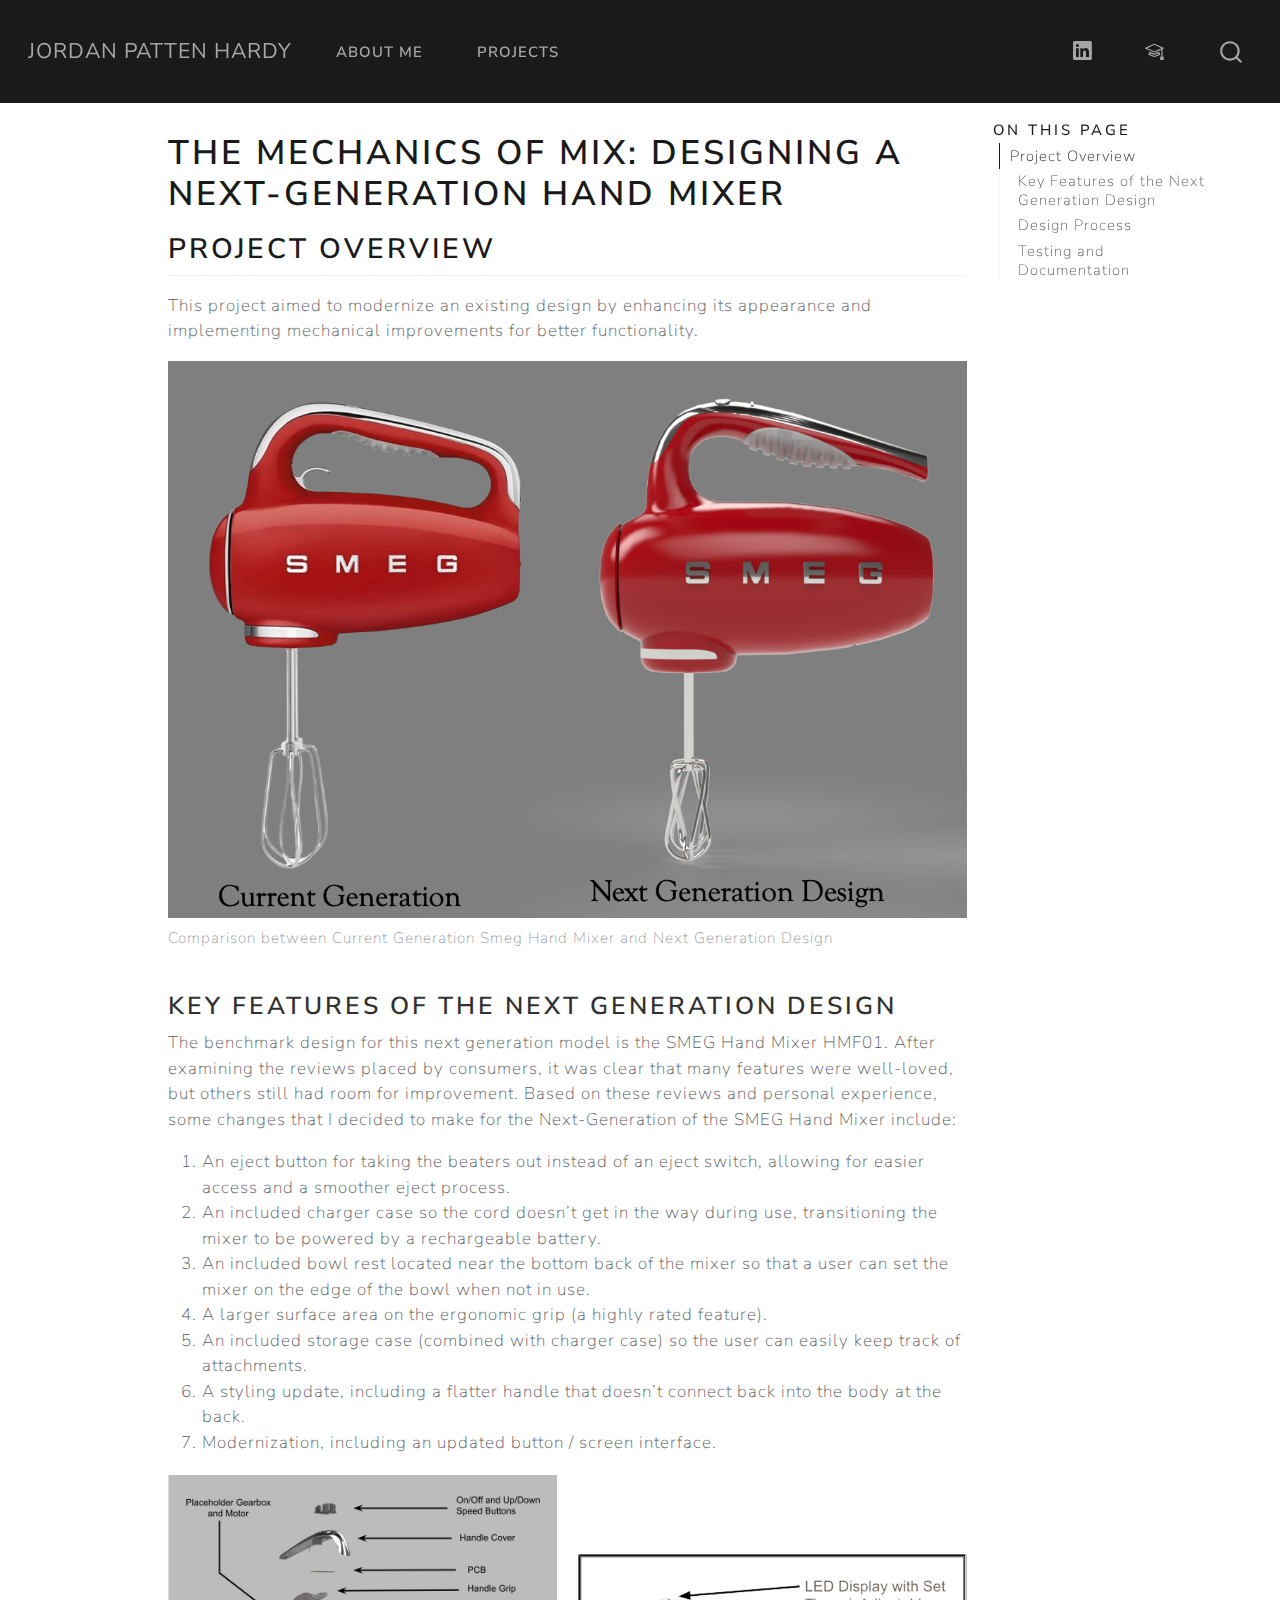
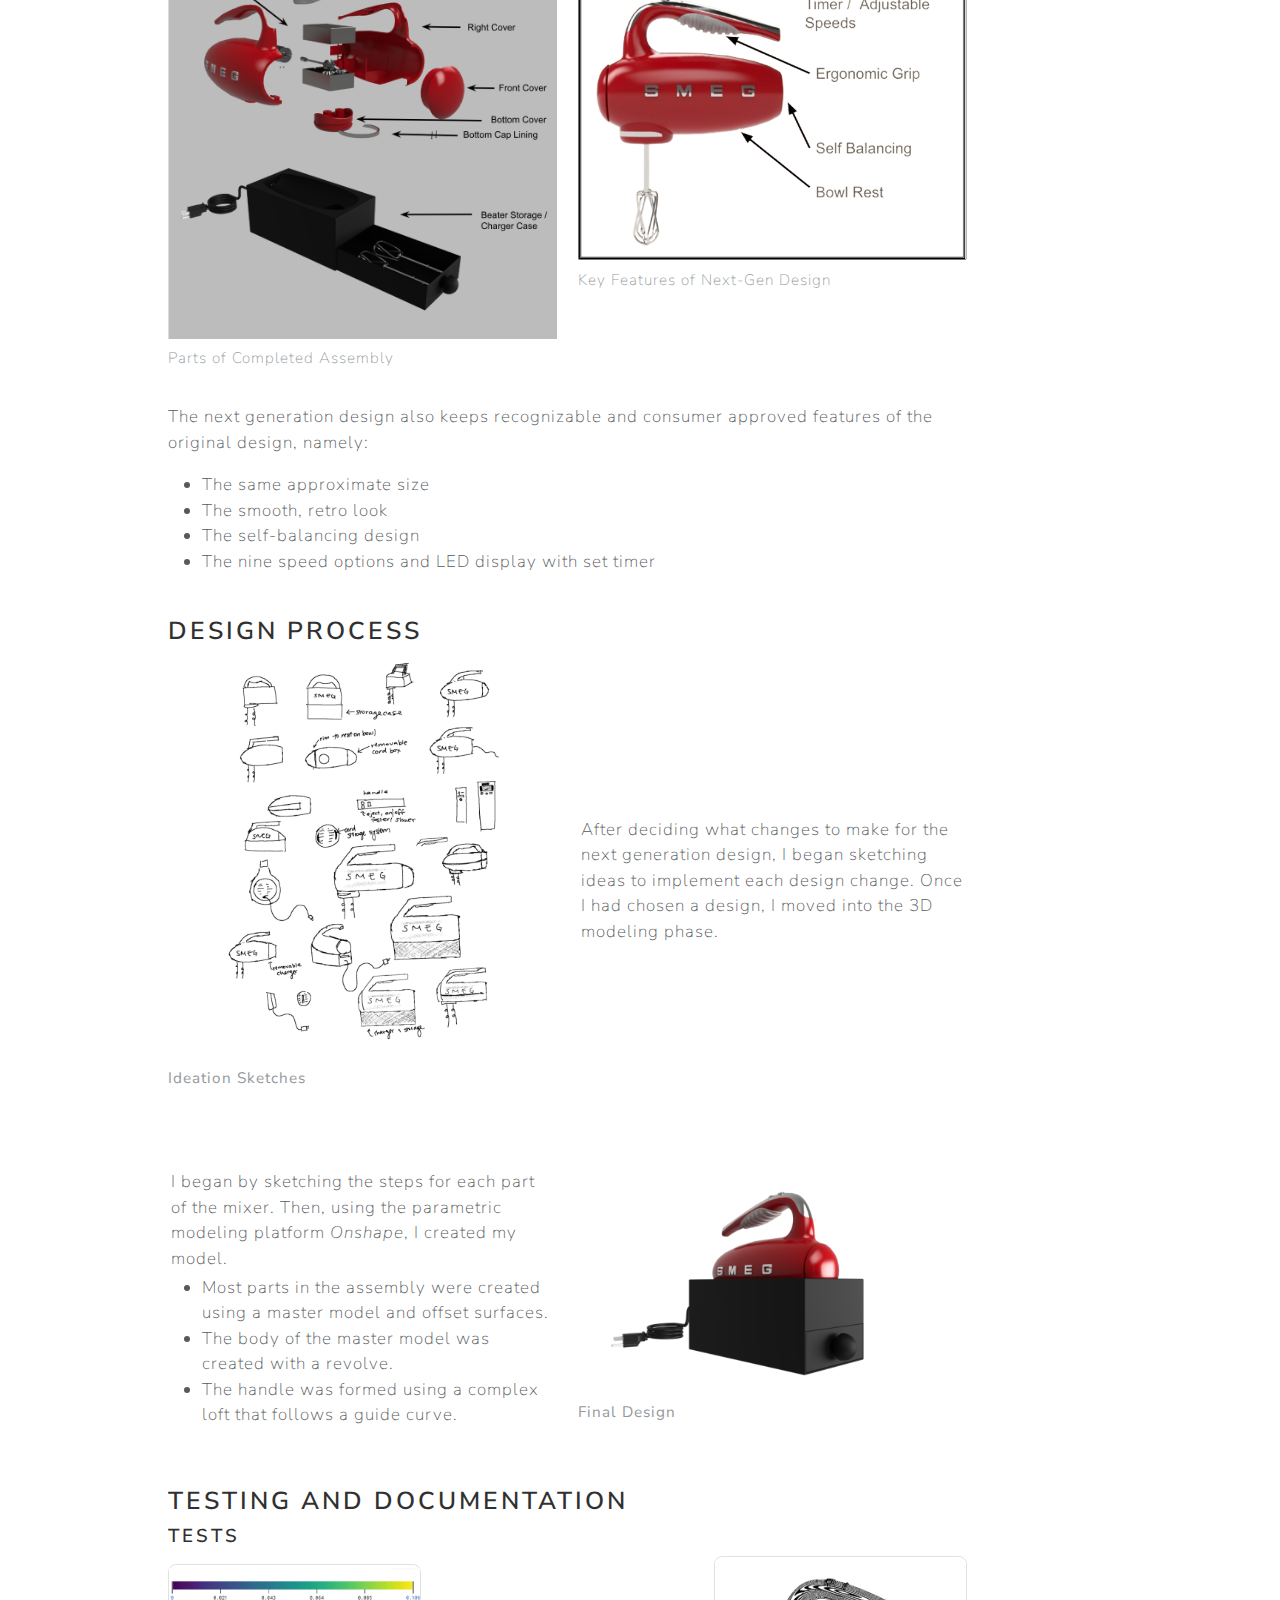
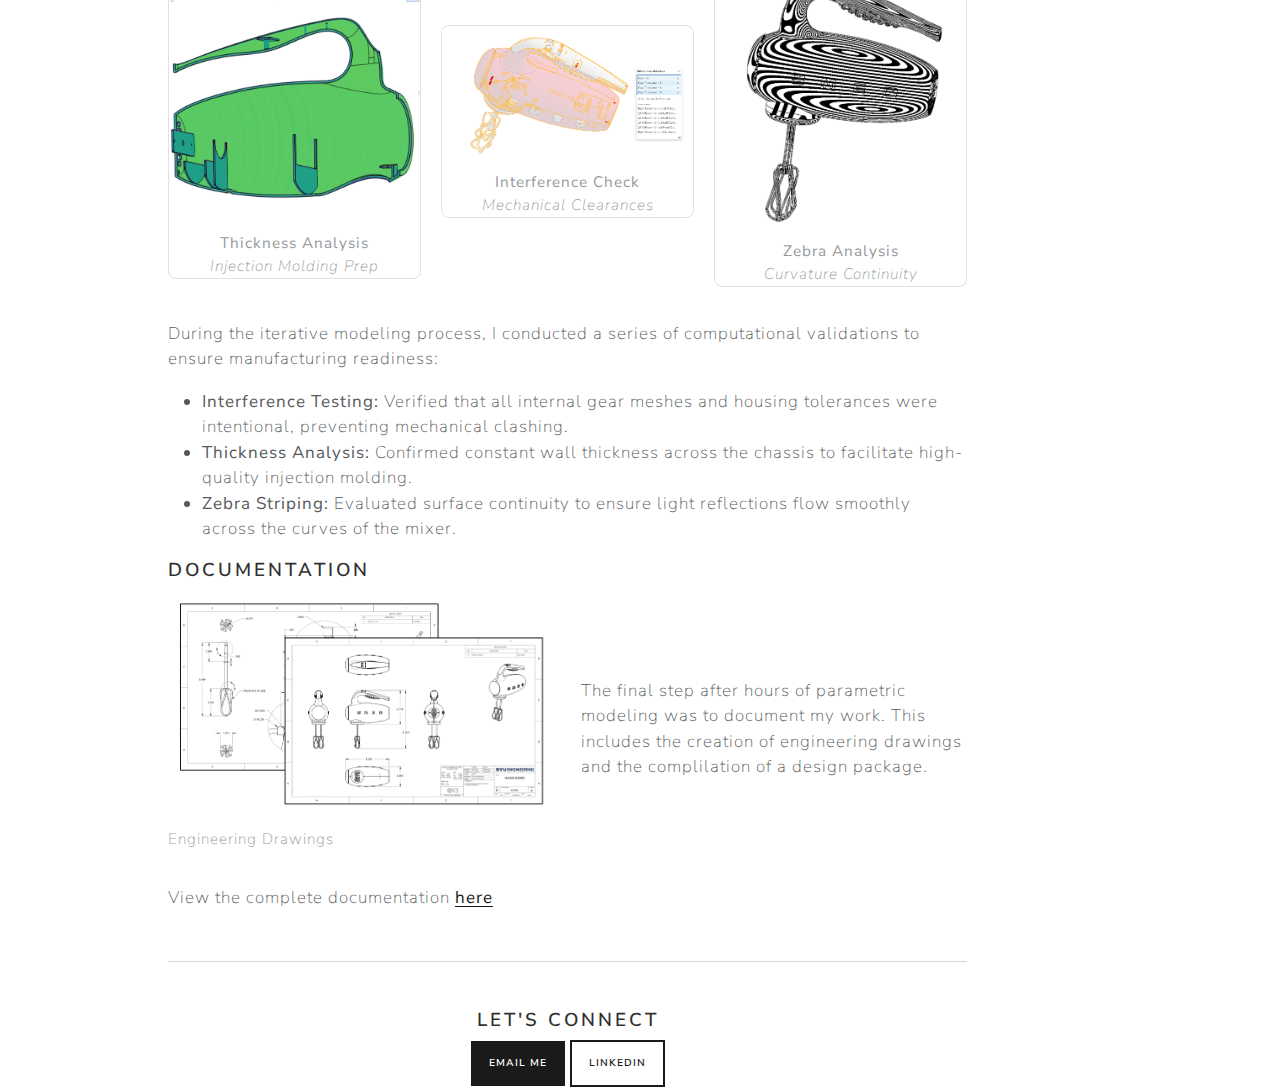
<file: docs/projects/hand_mixer/index.html>
<!DOCTYPE html>
<html xmlns="http://www.w3.org/1999/xhtml" lang="en" xml:lang="en"><head>

<meta charset="utf-8">
<meta name="generator" content="quarto-1.8.26">

<meta name="viewport" content="width=device-width, initial-scale=1.0, user-scalable=yes">


<title>The Mechanics of Mix: Designing a Next-Generation Hand Mixer – Jordan Patten Hardy</title>
<style>
code{white-space: pre-wrap;}
span.smallcaps{font-variant: small-caps;}
div.columns{display: flex; gap: min(4vw, 1.5em);}
div.column{flex: auto; overflow-x: auto;}
div.hanging-indent{margin-left: 1.5em; text-indent: -1.5em;}
ul.task-list{list-style: none;}
ul.task-list li input[type="checkbox"] {
  width: 0.8em;
  margin: 0 0.8em 0.2em -1em; /* quarto-specific, see https://github.com/quarto-dev/quarto-cli/issues/4556 */ 
  vertical-align: middle;
}
</style>


<script src="../../site_libs/quarto-nav/quarto-nav.js"></script>
<script src="../../site_libs/quarto-nav/headroom.min.js"></script>
<script src="../../site_libs/clipboard/clipboard.min.js"></script>
<script src="../../site_libs/quarto-search/autocomplete.umd.js"></script>
<script src="../../site_libs/quarto-search/fuse.min.js"></script>
<script src="../../site_libs/quarto-search/quarto-search.js"></script>
<meta name="quarto:offset" content="../../">
<script src="../../site_libs/quarto-html/quarto.js" type="module"></script>
<script src="../../site_libs/quarto-html/tabsets/tabsets.js" type="module"></script>
<script src="../../site_libs/quarto-html/axe/axe-check.js" type="module"></script>
<script src="../../site_libs/quarto-html/popper.min.js"></script>
<script src="../../site_libs/quarto-html/tippy.umd.min.js"></script>
<script src="../../site_libs/quarto-html/anchor.min.js"></script>
<link href="../../site_libs/quarto-html/tippy.css" rel="stylesheet">
<link href="../../site_libs/quarto-html/quarto-syntax-highlighting-587c61ba64f3a5504c4d52d930310e48.css" rel="stylesheet" id="quarto-text-highlighting-styles">
<script src="../../site_libs/bootstrap/bootstrap.min.js"></script>
<link href="../../site_libs/bootstrap/bootstrap-icons.css" rel="stylesheet">
<link href="../../site_libs/bootstrap/bootstrap-eca17b5da0ebcb32698e5dfc46a04a8c.min.css" rel="stylesheet" append-hash="true" id="quarto-bootstrap" data-mode="light">
<script id="quarto-search-options" type="application/json">{
  "location": "navbar",
  "copy-button": false,
  "collapse-after": 3,
  "panel-placement": "end",
  "type": "overlay",
  "limit": 50,
  "keyboard-shortcut": [
    "f",
    "/",
    "s"
  ],
  "show-item-context": false,
  "language": {
    "search-no-results-text": "No results",
    "search-matching-documents-text": "matching documents",
    "search-copy-link-title": "Copy link to search",
    "search-hide-matches-text": "Hide additional matches",
    "search-more-match-text": "more match in this document",
    "search-more-matches-text": "more matches in this document",
    "search-clear-button-title": "Clear",
    "search-text-placeholder": "",
    "search-detached-cancel-button-title": "Cancel",
    "search-submit-button-title": "Submit",
    "search-label": "Search"
  }
}</script>


</head>

<body class="nav-fixed quarto-light">

<div id="quarto-search-results"></div>
  <header id="quarto-header" class="headroom fixed-top">
    <nav class="navbar navbar-expand-lg " data-bs-theme="dark">
      <div class="navbar-container container-fluid">
      <div class="navbar-brand-container mx-auto">
    <a class="navbar-brand" href="../../index.html">
    <span class="navbar-title">Jordan Patten Hardy</span>
    </a>
  </div>
            <div id="quarto-search" class="" title="Search"></div>
          <button class="navbar-toggler" type="button" data-bs-toggle="collapse" data-bs-target="#navbarCollapse" aria-controls="navbarCollapse" role="menu" aria-expanded="false" aria-label="Toggle navigation" onclick="if (window.quartoToggleHeadroom) { window.quartoToggleHeadroom(); }">
  <span class="navbar-toggler-icon"></span>
</button>
          <div class="collapse navbar-collapse" id="navbarCollapse">
            <ul class="navbar-nav navbar-nav-scroll me-auto">
  <li class="nav-item">
    <a class="nav-link" href="../../About_Me.html"> 
<span class="menu-text">About Me</span></a>
  </li>  
  <li class="nav-item">
    <a class="nav-link" href="../../Projects.html"> 
<span class="menu-text">Projects</span></a>
  </li>  
</ul>
            <ul class="navbar-nav navbar-nav-scroll ms-auto">
  <li class="nav-item compact">
    <a class="nav-link" href="https://www.linkedin.com/in/jordanpattenhardy"> <i class="bi bi-linkedin" role="img">
</i> 
<span class="menu-text"></span></a>
  </li>  
  <li class="nav-item compact">
    <a class="nav-link" href="https://scholar.google.com/citations?hl=en&amp;user=xCWh7MUAAAAJ"> <i class="bi bi-mortarboard" role="img">
</i> 
<span class="menu-text"></span></a>
  </li>  
</ul>
          </div> <!-- /navcollapse -->
            <div class="quarto-navbar-tools">
</div>
      </div> <!-- /container-fluid -->
    </nav>
</header>
<!-- content -->
<div id="quarto-content" class="quarto-container page-columns page-rows-contents page-layout-article page-navbar">
<!-- sidebar -->
<!-- margin-sidebar -->
    <div id="quarto-margin-sidebar" class="sidebar margin-sidebar">
        <nav id="TOC" role="doc-toc" class="toc-active">
    <h2 id="toc-title">On this page</h2>
   
  <ul>
  <li><a href="#project-overview" id="toc-project-overview" class="nav-link active" data-scroll-target="#project-overview">Project Overview</a>
  <ul class="collapse">
  <li><a href="#key-features-of-the-next-generation-design" id="toc-key-features-of-the-next-generation-design" class="nav-link" data-scroll-target="#key-features-of-the-next-generation-design">Key Features of the Next Generation Design</a></li>
  <li><a href="#design-process" id="toc-design-process" class="nav-link" data-scroll-target="#design-process">Design Process</a></li>
  <li><a href="#testing-and-documentation" id="toc-testing-and-documentation" class="nav-link" data-scroll-target="#testing-and-documentation">Testing and Documentation</a></li>
  </ul></li>
  </ul>
</nav>
    </div>
<!-- main -->
<main class="content page-columns page-full" id="quarto-document-content">

<header id="title-block-header" class="quarto-title-block default">
<div class="quarto-title">
<h1 class="title">The Mechanics of Mix: Designing a Next-Generation Hand Mixer</h1>
</div>



<div class="quarto-title-meta">

    
  
    
  </div>
  


</header>


<section id="project-overview" class="level2 page-columns page-full">
<h2 class="anchored" data-anchor-id="project-overview">Project Overview</h2>
<p>This project aimed to modernize an existing design by enhancing its appearance and implementing mechanical improvements for better functionality.</p>
<div class="quarto-figure quarto-figure-center">
<figure class="figure">
<p><img src="mixer_compare.png" class="img-fluid figure-img"></p>
<figcaption>Comparison between Current Generation Smeg Hand Mixer and Next Generation Design</figcaption>
</figure>
</div>
<section id="key-features-of-the-next-generation-design" class="level3">
<h3 class="anchored" data-anchor-id="key-features-of-the-next-generation-design">Key Features of the Next Generation Design</h3>
<p>The benchmark design for this next generation model is the SMEG Hand Mixer HMF01. After examining the reviews placed by consumers, it was clear that many features were well-loved, but others still had room for improvement. Based on these reviews and personal experience, some changes that I decided to make for the Next-Generation of the SMEG Hand Mixer include:</p>
<ol type="1">
<li>An eject button for taking the beaters out instead of an eject switch, allowing for easier access and a smoother eject process.</li>
<li>An included charger case so the cord doesn’t get in the way during use, transitioning the mixer to be powered by a rechargeable battery.</li>
<li>An included bowl rest located near the bottom back of the mixer so that a user can set the mixer on the edge of the bowl when not in use.</li>
<li>A larger surface area on the ergonomic grip (a highly rated feature).</li>
<li>An included storage case (combined with charger case) so the user can easily keep track of attachments.</li>
<li>A styling update, including a flatter handle that doesn’t connect back into the body at the back.</li>
<li>Modernization, including an updated button / screen interface.</li>
</ol>
<div class="quarto-layout-panel" data-layout-ncol="2">
<div class="quarto-layout-row quarto-layout-valign-center">
<div class="quarto-layout-cell" style="flex-basis: 50.0%;justify-content: flex-start;">
<div class="quarto-figure quarto-figure-center">
<figure class="figure">
<p><img src="mixer_features2.png" class="img-fluid figure-img"></p>
<figcaption>Parts of Completed Assembly</figcaption>
</figure>
</div>
</div>
<div class="quarto-layout-cell" style="flex-basis: 50.0%;justify-content: flex-start;">
<div class="quarto-figure quarto-figure-center">
<figure class="figure">
<p><img src="mixer_features1.png" class="img-fluid figure-img"></p>
<figcaption>Key Features of Next-Gen Design</figcaption>
</figure>
</div>
</div>
</div>
</div>
<p>The next generation design also keeps recognizable and consumer approved features of the original design, namely:</p>
<ul>
<li>The same approximate size</li>
<li>The smooth, retro look</li>
<li>The self-balancing design</li>
<li>The nine speed options and LED display with set timer</li>
</ul>
</section>
<section id="design-process" class="level3 page-columns page-full">
<h3 class="anchored" data-anchor-id="design-process">Design Process</h3>
<div class="column-body">
<div class="quarto-layout-panel" data-layout-ncol="2">
<div class="quarto-layout-row quarto-layout-valign-center">
<div class="quarto-layout-cell" style="flex-basis: 50.0%;justify-content: flex-start;">
<div class="quarto-figure quarto-figure-center">
<figure class="figure">
<p><img src="mixer_sketch.png" height="400" class="figure-img"></p>
<figcaption><strong>Ideation Sketches</strong></figcaption>
</figure>
</div>
</div>
<div class="quarto-layout-cell" style="flex-basis: 50.0%;justify-content: flex-start;">
<p>After deciding what changes to make for the next generation design, I began sketching ideas to implement each design change. Once I had chosen a design, I moved into the 3D modeling phase.</p>
</div>
</div>
</div>
<p><br></p>
<div class="quarto-layout-panel" data-layout-ncol="2">
<div class="quarto-layout-row quarto-layout-valign-center">
<div class="quarto-layout-cell" style="flex-basis: 50.0%;justify-content: flex-start;">
<p>I began by sketching the steps for each part of the mixer. Then, using the parametric modeling platform <em>Onshape</em>, I created my model.</p>
<ul>
<li>Most parts in the assembly were created using a master model and offset surfaces.</li>
<li>The body of the master model was created with a revolve.</li>
<li>The handle was formed using a complex loft that follows a guide curve.</li>
</ul>
</div>
<div class="quarto-layout-cell" style="flex-basis: 50.0%;justify-content: flex-start;">
<div class="quarto-figure quarto-figure-center">
<figure class="figure">
<p><img src="mixer_with_case.png" class="img-fluid figure-img" style="width:100.0%"></p>
<figcaption><strong>Final Design</strong></figcaption>
</figure>
</div>
</div>
</div>
</div>
</div>
</section>
<section id="testing-and-documentation" class="level3">
<h3 class="anchored" data-anchor-id="testing-and-documentation">Testing and Documentation</h3>
<section id="tests" class="level5">
<h5 class="anchored" data-anchor-id="tests">Tests</h5>
<div class="quarto-layout-panel" style="text-align: center;" data-layout-ncol="3">
<div class="quarto-layout-row quarto-layout-valign-center">
<div class="quarto-layout-cell" style="flex-basis: 33.3%;justify-content: flex-start;">
<div class="quarto-figure quarto-figure-center" style="border-radius: 8px; border: 1px solid #dee2e6;">
<figure class="figure">
<p><img src="mixer_thickness.png" class="img-fluid figure-img" data-group="tests"></p>
<figcaption><strong>Thickness Analysis</strong><br><em>Injection Molding Prep</em></figcaption>
</figure>
</div>
</div>
<div class="quarto-layout-cell" style="flex-basis: 33.3%;justify-content: flex-start;">
<div class="quarto-figure quarto-figure-center" style="border-radius: 8px; border: 1px solid #dee2e6;">
<figure class="figure">
<p><img src="mixer_interference.png" class="img-fluid figure-img" data-group="tests"></p>
<figcaption><strong>Interference Check</strong><br> <em>Mechanical Clearances</em></figcaption>
</figure>
</div>
</div>
<div class="quarto-layout-cell" style="flex-basis: 33.3%;justify-content: flex-start;">
<div class="quarto-figure quarto-figure-center" style="border-radius: 8px; border: 1px solid #dee2e6;">
<figure class="figure">
<p><img src="mixer_zebra.png" class="img-fluid figure-img" data-group="tests"></p>
<figcaption><strong>Zebra Analysis</strong><br><em>Curvature Continuity</em></figcaption>
</figure>
</div>
</div>
</div>
</div>
<p>During the iterative modeling process, I conducted a series of computational validations to ensure manufacturing readiness:</p>
<ul>
<li><strong>Interference Testing:</strong> Verified that all internal gear meshes and housing tolerances were intentional, preventing mechanical clashing.</li>
<li><strong>Thickness Analysis:</strong> Confirmed constant wall thickness across the chassis to facilitate high-quality injection molding.</li>
<li><strong>Zebra Striping:</strong> Evaluated surface continuity to ensure light reflections flow smoothly across the curves of the mixer.</li>
</ul>
</section>
<section id="documentation" class="level5">
<h5 class="anchored" data-anchor-id="documentation">Documentation</h5>
<div class="quarto-layout-panel" data-layout-ncol="2">
<div class="quarto-layout-row quarto-layout-valign-center">
<div class="quarto-layout-cell" style="flex-basis: 50.0%;justify-content: flex-start;">
<div class="quarto-figure quarto-figure-center">
<figure class="figure">
<p><img src="mixer_drawings.png" class="img-fluid figure-img" style="width:125.0%"></p>
<figcaption>Engineering Drawings</figcaption>
</figure>
</div>
</div>
<div class="quarto-layout-cell" style="flex-basis: 50.0%;justify-content: flex-start;">
<p>The final step after hours of parametric modeling was to document my work. This includes the creation of engineering drawings and the complilation of a design package.</p>
</div>
</div>
</div>
<p>View the complete documentation <a href="pjordan1_nextgenproject.pdf">here</a></p>


</section>
</section>
</section>

</main> <!-- /main -->
<hr>
<div style="text-align: center; padding: 5px 0;">
  <h5>Let's Connect</h5>
  <a href="mailto:jordanpattenhardy@gmail.com" class="btn btn-primary btn-sm">Email Me</a>
  <a href="https://www.linkedin.com/in/jordanpattenhardy" class="btn btn-outline-primary btn-sm">LinkedIn</a>
</div>
<script id="quarto-html-after-body" type="application/javascript">
  window.document.addEventListener("DOMContentLoaded", function (event) {
    const icon = "";
    const anchorJS = new window.AnchorJS();
    anchorJS.options = {
      placement: 'right',
      icon: icon
    };
    anchorJS.add('.anchored');
    const isCodeAnnotation = (el) => {
      for (const clz of el.classList) {
        if (clz.startsWith('code-annotation-')) {                     
          return true;
        }
      }
      return false;
    }
    const onCopySuccess = function(e) {
      // button target
      const button = e.trigger;
      // don't keep focus
      button.blur();
      // flash "checked"
      button.classList.add('code-copy-button-checked');
      var currentTitle = button.getAttribute("title");
      button.setAttribute("title", "Copied!");
      let tooltip;
      if (window.bootstrap) {
        button.setAttribute("data-bs-toggle", "tooltip");
        button.setAttribute("data-bs-placement", "left");
        button.setAttribute("data-bs-title", "Copied!");
        tooltip = new bootstrap.Tooltip(button, 
          { trigger: "manual", 
            customClass: "code-copy-button-tooltip",
            offset: [0, -8]});
        tooltip.show();    
      }
      setTimeout(function() {
        if (tooltip) {
          tooltip.hide();
          button.removeAttribute("data-bs-title");
          button.removeAttribute("data-bs-toggle");
          button.removeAttribute("data-bs-placement");
        }
        button.setAttribute("title", currentTitle);
        button.classList.remove('code-copy-button-checked');
      }, 1000);
      // clear code selection
      e.clearSelection();
    }
    const getTextToCopy = function(trigger) {
      const outerScaffold = trigger.parentElement.cloneNode(true);
      const codeEl = outerScaffold.querySelector('code');
      for (const childEl of codeEl.children) {
        if (isCodeAnnotation(childEl)) {
          childEl.remove();
        }
      }
      return codeEl.innerText;
    }
    const clipboard = new window.ClipboardJS('.code-copy-button:not([data-in-quarto-modal])', {
      text: getTextToCopy
    });
    clipboard.on('success', onCopySuccess);
    if (window.document.getElementById('quarto-embedded-source-code-modal')) {
      const clipboardModal = new window.ClipboardJS('.code-copy-button[data-in-quarto-modal]', {
        text: getTextToCopy,
        container: window.document.getElementById('quarto-embedded-source-code-modal')
      });
      clipboardModal.on('success', onCopySuccess);
    }
      var localhostRegex = new RegExp(/^(?:http|https):\/\/localhost\:?[0-9]*\//);
      var mailtoRegex = new RegExp(/^mailto:/);
        var filterRegex = new RegExp('/' + window.location.host + '/');
      var isInternal = (href) => {
          return filterRegex.test(href) || localhostRegex.test(href) || mailtoRegex.test(href);
      }
      // Inspect non-navigation links and adorn them if external
     var links = window.document.querySelectorAll('a[href]:not(.nav-link):not(.navbar-brand):not(.toc-action):not(.sidebar-link):not(.sidebar-item-toggle):not(.pagination-link):not(.no-external):not([aria-hidden]):not(.dropdown-item):not(.quarto-navigation-tool):not(.about-link)');
      for (var i=0; i<links.length; i++) {
        const link = links[i];
        if (!isInternal(link.href)) {
          // undo the damage that might have been done by quarto-nav.js in the case of
          // links that we want to consider external
          if (link.dataset.originalHref !== undefined) {
            link.href = link.dataset.originalHref;
          }
        }
      }
    function tippyHover(el, contentFn, onTriggerFn, onUntriggerFn) {
      const config = {
        allowHTML: true,
        maxWidth: 500,
        delay: 100,
        arrow: false,
        appendTo: function(el) {
            return el.parentElement;
        },
        interactive: true,
        interactiveBorder: 10,
        theme: 'quarto',
        placement: 'bottom-start',
      };
      if (contentFn) {
        config.content = contentFn;
      }
      if (onTriggerFn) {
        config.onTrigger = onTriggerFn;
      }
      if (onUntriggerFn) {
        config.onUntrigger = onUntriggerFn;
      }
      window.tippy(el, config); 
    }
    const noterefs = window.document.querySelectorAll('a[role="doc-noteref"]');
    for (var i=0; i<noterefs.length; i++) {
      const ref = noterefs[i];
      tippyHover(ref, function() {
        // use id or data attribute instead here
        let href = ref.getAttribute('data-footnote-href') || ref.getAttribute('href');
        try { href = new URL(href).hash; } catch {}
        const id = href.replace(/^#\/?/, "");
        const note = window.document.getElementById(id);
        if (note) {
          return note.innerHTML;
        } else {
          return "";
        }
      });
    }
    const xrefs = window.document.querySelectorAll('a.quarto-xref');
    const processXRef = (id, note) => {
      // Strip column container classes
      const stripColumnClz = (el) => {
        el.classList.remove("page-full", "page-columns");
        if (el.children) {
          for (const child of el.children) {
            stripColumnClz(child);
          }
        }
      }
      stripColumnClz(note)
      if (id === null || id.startsWith('sec-')) {
        // Special case sections, only their first couple elements
        const container = document.createElement("div");
        if (note.children && note.children.length > 2) {
          container.appendChild(note.children[0].cloneNode(true));
          for (let i = 1; i < note.children.length; i++) {
            const child = note.children[i];
            if (child.tagName === "P" && child.innerText === "") {
              continue;
            } else {
              container.appendChild(child.cloneNode(true));
              break;
            }
          }
          if (window.Quarto?.typesetMath) {
            window.Quarto.typesetMath(container);
          }
          return container.innerHTML
        } else {
          if (window.Quarto?.typesetMath) {
            window.Quarto.typesetMath(note);
          }
          return note.innerHTML;
        }
      } else {
        // Remove any anchor links if they are present
        const anchorLink = note.querySelector('a.anchorjs-link');
        if (anchorLink) {
          anchorLink.remove();
        }
        if (window.Quarto?.typesetMath) {
          window.Quarto.typesetMath(note);
        }
        if (note.classList.contains("callout")) {
          return note.outerHTML;
        } else {
          return note.innerHTML;
        }
      }
    }
    for (var i=0; i<xrefs.length; i++) {
      const xref = xrefs[i];
      tippyHover(xref, undefined, function(instance) {
        instance.disable();
        let url = xref.getAttribute('href');
        let hash = undefined; 
        if (url.startsWith('#')) {
          hash = url;
        } else {
          try { hash = new URL(url).hash; } catch {}
        }
        if (hash) {
          const id = hash.replace(/^#\/?/, "");
          const note = window.document.getElementById(id);
          if (note !== null) {
            try {
              const html = processXRef(id, note.cloneNode(true));
              instance.setContent(html);
            } finally {
              instance.enable();
              instance.show();
            }
          } else {
            // See if we can fetch this
            fetch(url.split('#')[0])
            .then(res => res.text())
            .then(html => {
              const parser = new DOMParser();
              const htmlDoc = parser.parseFromString(html, "text/html");
              const note = htmlDoc.getElementById(id);
              if (note !== null) {
                const html = processXRef(id, note);
                instance.setContent(html);
              } 
            }).finally(() => {
              instance.enable();
              instance.show();
            });
          }
        } else {
          // See if we can fetch a full url (with no hash to target)
          // This is a special case and we should probably do some content thinning / targeting
          fetch(url)
          .then(res => res.text())
          .then(html => {
            const parser = new DOMParser();
            const htmlDoc = parser.parseFromString(html, "text/html");
            const note = htmlDoc.querySelector('main.content');
            if (note !== null) {
              // This should only happen for chapter cross references
              // (since there is no id in the URL)
              // remove the first header
              if (note.children.length > 0 && note.children[0].tagName === "HEADER") {
                note.children[0].remove();
              }
              const html = processXRef(null, note);
              instance.setContent(html);
            } 
          }).finally(() => {
            instance.enable();
            instance.show();
          });
        }
      }, function(instance) {
      });
    }
        let selectedAnnoteEl;
        const selectorForAnnotation = ( cell, annotation) => {
          let cellAttr = 'data-code-cell="' + cell + '"';
          let lineAttr = 'data-code-annotation="' +  annotation + '"';
          const selector = 'span[' + cellAttr + '][' + lineAttr + ']';
          return selector;
        }
        const selectCodeLines = (annoteEl) => {
          const doc = window.document;
          const targetCell = annoteEl.getAttribute("data-target-cell");
          const targetAnnotation = annoteEl.getAttribute("data-target-annotation");
          const annoteSpan = window.document.querySelector(selectorForAnnotation(targetCell, targetAnnotation));
          const lines = annoteSpan.getAttribute("data-code-lines").split(",");
          const lineIds = lines.map((line) => {
            return targetCell + "-" + line;
          })
          let top = null;
          let height = null;
          let parent = null;
          if (lineIds.length > 0) {
              //compute the position of the single el (top and bottom and make a div)
              const el = window.document.getElementById(lineIds[0]);
              top = el.offsetTop;
              height = el.offsetHeight;
              parent = el.parentElement.parentElement;
            if (lineIds.length > 1) {
              const lastEl = window.document.getElementById(lineIds[lineIds.length - 1]);
              const bottom = lastEl.offsetTop + lastEl.offsetHeight;
              height = bottom - top;
            }
            if (top !== null && height !== null && parent !== null) {
              // cook up a div (if necessary) and position it 
              let div = window.document.getElementById("code-annotation-line-highlight");
              if (div === null) {
                div = window.document.createElement("div");
                div.setAttribute("id", "code-annotation-line-highlight");
                div.style.position = 'absolute';
                parent.appendChild(div);
              }
              div.style.top = top - 2 + "px";
              div.style.height = height + 4 + "px";
              div.style.left = 0;
              let gutterDiv = window.document.getElementById("code-annotation-line-highlight-gutter");
              if (gutterDiv === null) {
                gutterDiv = window.document.createElement("div");
                gutterDiv.setAttribute("id", "code-annotation-line-highlight-gutter");
                gutterDiv.style.position = 'absolute';
                const codeCell = window.document.getElementById(targetCell);
                const gutter = codeCell.querySelector('.code-annotation-gutter');
                gutter.appendChild(gutterDiv);
              }
              gutterDiv.style.top = top - 2 + "px";
              gutterDiv.style.height = height + 4 + "px";
            }
            selectedAnnoteEl = annoteEl;
          }
        };
        const unselectCodeLines = () => {
          const elementsIds = ["code-annotation-line-highlight", "code-annotation-line-highlight-gutter"];
          elementsIds.forEach((elId) => {
            const div = window.document.getElementById(elId);
            if (div) {
              div.remove();
            }
          });
          selectedAnnoteEl = undefined;
        };
          // Handle positioning of the toggle
      window.addEventListener(
        "resize",
        throttle(() => {
          elRect = undefined;
          if (selectedAnnoteEl) {
            selectCodeLines(selectedAnnoteEl);
          }
        }, 10)
      );
      function throttle(fn, ms) {
      let throttle = false;
      let timer;
        return (...args) => {
          if(!throttle) { // first call gets through
              fn.apply(this, args);
              throttle = true;
          } else { // all the others get throttled
              if(timer) clearTimeout(timer); // cancel #2
              timer = setTimeout(() => {
                fn.apply(this, args);
                timer = throttle = false;
              }, ms);
          }
        };
      }
        // Attach click handler to the DT
        const annoteDls = window.document.querySelectorAll('dt[data-target-cell]');
        for (const annoteDlNode of annoteDls) {
          annoteDlNode.addEventListener('click', (event) => {
            const clickedEl = event.target;
            if (clickedEl !== selectedAnnoteEl) {
              unselectCodeLines();
              const activeEl = window.document.querySelector('dt[data-target-cell].code-annotation-active');
              if (activeEl) {
                activeEl.classList.remove('code-annotation-active');
              }
              selectCodeLines(clickedEl);
              clickedEl.classList.add('code-annotation-active');
            } else {
              // Unselect the line
              unselectCodeLines();
              clickedEl.classList.remove('code-annotation-active');
            }
          });
        }
    const findCites = (el) => {
      const parentEl = el.parentElement;
      if (parentEl) {
        const cites = parentEl.dataset.cites;
        if (cites) {
          return {
            el,
            cites: cites.split(' ')
          };
        } else {
          return findCites(el.parentElement)
        }
      } else {
        return undefined;
      }
    };
    var bibliorefs = window.document.querySelectorAll('a[role="doc-biblioref"]');
    for (var i=0; i<bibliorefs.length; i++) {
      const ref = bibliorefs[i];
      const citeInfo = findCites(ref);
      if (citeInfo) {
        tippyHover(citeInfo.el, function() {
          var popup = window.document.createElement('div');
          citeInfo.cites.forEach(function(cite) {
            var citeDiv = window.document.createElement('div');
            citeDiv.classList.add('hanging-indent');
            citeDiv.classList.add('csl-entry');
            var biblioDiv = window.document.getElementById('ref-' + cite);
            if (biblioDiv) {
              citeDiv.innerHTML = biblioDiv.innerHTML;
            }
            popup.appendChild(citeDiv);
          });
          return popup.innerHTML;
        });
      }
    }
  });
  </script>
</div> <!-- /content -->




</body></html>
</file>
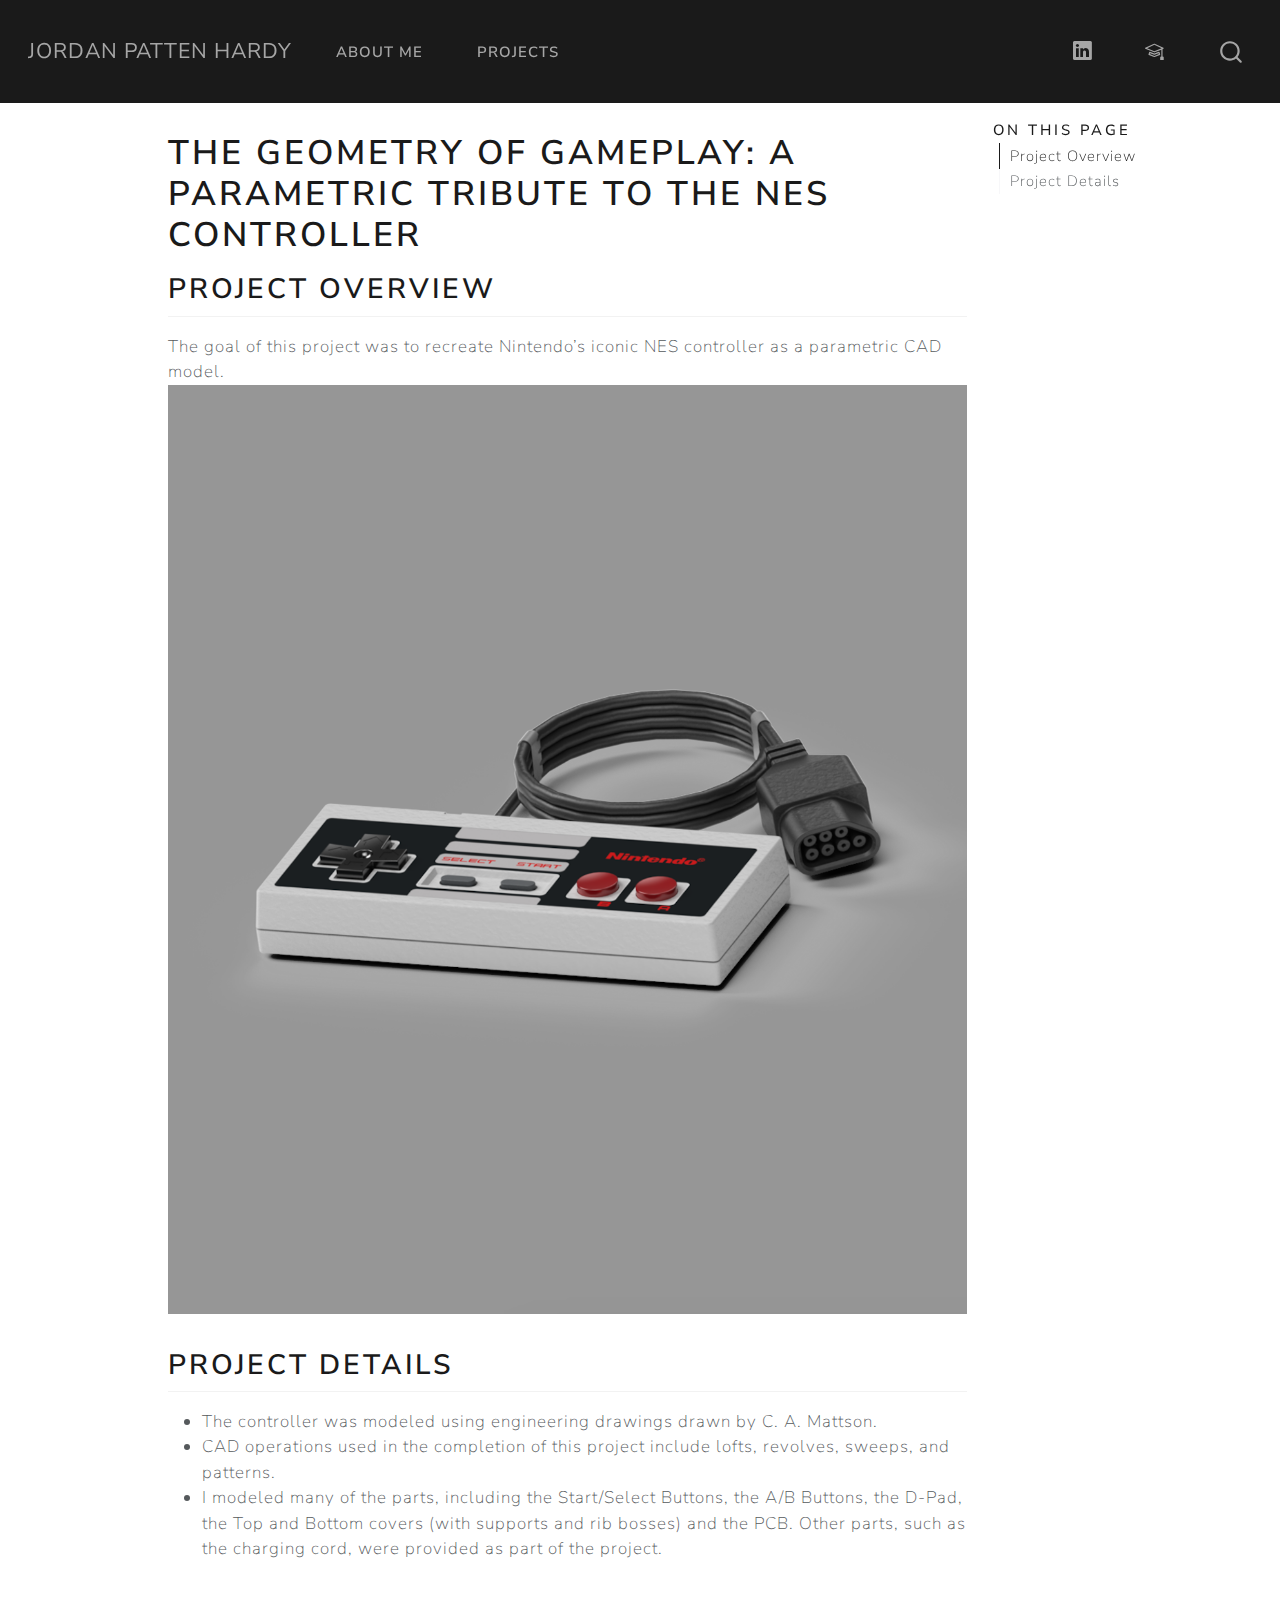
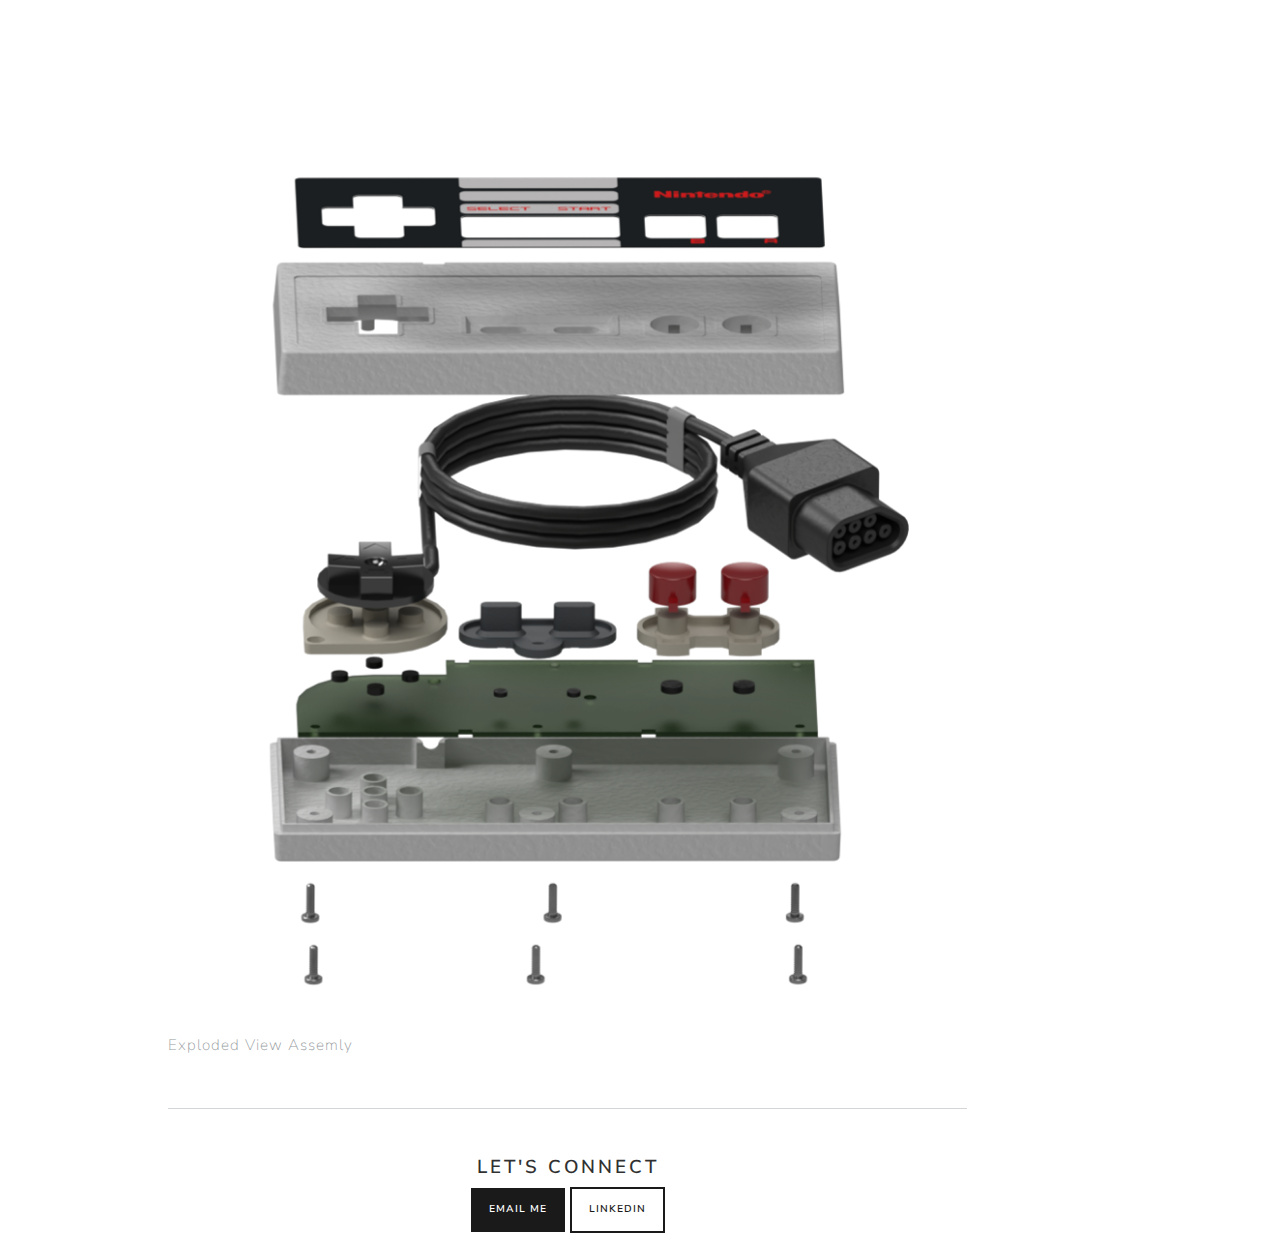
<file: docs/projects/nes_controller/index.html>
<!DOCTYPE html>
<html xmlns="http://www.w3.org/1999/xhtml" lang="en" xml:lang="en"><head>

<meta charset="utf-8">
<meta name="generator" content="quarto-1.8.26">

<meta name="viewport" content="width=device-width, initial-scale=1.0, user-scalable=yes">


<title>The Geometry of Gameplay: A Parametric Tribute to the NES Controller – Jordan Patten Hardy</title>
<style>
code{white-space: pre-wrap;}
span.smallcaps{font-variant: small-caps;}
div.columns{display: flex; gap: min(4vw, 1.5em);}
div.column{flex: auto; overflow-x: auto;}
div.hanging-indent{margin-left: 1.5em; text-indent: -1.5em;}
ul.task-list{list-style: none;}
ul.task-list li input[type="checkbox"] {
  width: 0.8em;
  margin: 0 0.8em 0.2em -1em; /* quarto-specific, see https://github.com/quarto-dev/quarto-cli/issues/4556 */ 
  vertical-align: middle;
}
</style>


<script src="../../site_libs/quarto-nav/quarto-nav.js"></script>
<script src="../../site_libs/quarto-nav/headroom.min.js"></script>
<script src="../../site_libs/clipboard/clipboard.min.js"></script>
<script src="../../site_libs/quarto-search/autocomplete.umd.js"></script>
<script src="../../site_libs/quarto-search/fuse.min.js"></script>
<script src="../../site_libs/quarto-search/quarto-search.js"></script>
<meta name="quarto:offset" content="../../">
<script src="../../site_libs/quarto-html/quarto.js" type="module"></script>
<script src="../../site_libs/quarto-html/tabsets/tabsets.js" type="module"></script>
<script src="../../site_libs/quarto-html/axe/axe-check.js" type="module"></script>
<script src="../../site_libs/quarto-html/popper.min.js"></script>
<script src="../../site_libs/quarto-html/tippy.umd.min.js"></script>
<script src="../../site_libs/quarto-html/anchor.min.js"></script>
<link href="../../site_libs/quarto-html/tippy.css" rel="stylesheet">
<link href="../../site_libs/quarto-html/quarto-syntax-highlighting-587c61ba64f3a5504c4d52d930310e48.css" rel="stylesheet" id="quarto-text-highlighting-styles">
<script src="../../site_libs/bootstrap/bootstrap.min.js"></script>
<link href="../../site_libs/bootstrap/bootstrap-icons.css" rel="stylesheet">
<link href="../../site_libs/bootstrap/bootstrap-eca17b5da0ebcb32698e5dfc46a04a8c.min.css" rel="stylesheet" append-hash="true" id="quarto-bootstrap" data-mode="light">
<script id="quarto-search-options" type="application/json">{
  "location": "navbar",
  "copy-button": false,
  "collapse-after": 3,
  "panel-placement": "end",
  "type": "overlay",
  "limit": 50,
  "keyboard-shortcut": [
    "f",
    "/",
    "s"
  ],
  "show-item-context": false,
  "language": {
    "search-no-results-text": "No results",
    "search-matching-documents-text": "matching documents",
    "search-copy-link-title": "Copy link to search",
    "search-hide-matches-text": "Hide additional matches",
    "search-more-match-text": "more match in this document",
    "search-more-matches-text": "more matches in this document",
    "search-clear-button-title": "Clear",
    "search-text-placeholder": "",
    "search-detached-cancel-button-title": "Cancel",
    "search-submit-button-title": "Submit",
    "search-label": "Search"
  }
}</script>


</head>

<body class="nav-fixed quarto-light">

<div id="quarto-search-results"></div>
  <header id="quarto-header" class="headroom fixed-top">
    <nav class="navbar navbar-expand-lg " data-bs-theme="dark">
      <div class="navbar-container container-fluid">
      <div class="navbar-brand-container mx-auto">
    <a class="navbar-brand" href="../../index.html">
    <span class="navbar-title">Jordan Patten Hardy</span>
    </a>
  </div>
            <div id="quarto-search" class="" title="Search"></div>
          <button class="navbar-toggler" type="button" data-bs-toggle="collapse" data-bs-target="#navbarCollapse" aria-controls="navbarCollapse" role="menu" aria-expanded="false" aria-label="Toggle navigation" onclick="if (window.quartoToggleHeadroom) { window.quartoToggleHeadroom(); }">
  <span class="navbar-toggler-icon"></span>
</button>
          <div class="collapse navbar-collapse" id="navbarCollapse">
            <ul class="navbar-nav navbar-nav-scroll me-auto">
  <li class="nav-item">
    <a class="nav-link" href="../../About_Me.html"> 
<span class="menu-text">About Me</span></a>
  </li>  
  <li class="nav-item">
    <a class="nav-link" href="../../Projects.html"> 
<span class="menu-text">Projects</span></a>
  </li>  
</ul>
            <ul class="navbar-nav navbar-nav-scroll ms-auto">
  <li class="nav-item compact">
    <a class="nav-link" href="https://www.linkedin.com/in/jordanpattenhardy"> <i class="bi bi-linkedin" role="img">
</i> 
<span class="menu-text"></span></a>
  </li>  
  <li class="nav-item compact">
    <a class="nav-link" href="https://scholar.google.com/citations?hl=en&amp;user=xCWh7MUAAAAJ"> <i class="bi bi-mortarboard" role="img">
</i> 
<span class="menu-text"></span></a>
  </li>  
</ul>
          </div> <!-- /navcollapse -->
            <div class="quarto-navbar-tools">
</div>
      </div> <!-- /container-fluid -->
    </nav>
</header>
<!-- content -->
<div id="quarto-content" class="quarto-container page-columns page-rows-contents page-layout-article page-navbar">
<!-- sidebar -->
<!-- margin-sidebar -->
    <div id="quarto-margin-sidebar" class="sidebar margin-sidebar">
        <nav id="TOC" role="doc-toc" class="toc-active">
    <h2 id="toc-title">On this page</h2>
   
  <ul>
  <li><a href="#project-overview" id="toc-project-overview" class="nav-link active" data-scroll-target="#project-overview">Project Overview</a></li>
  <li><a href="#project-details" id="toc-project-details" class="nav-link" data-scroll-target="#project-details">Project Details</a></li>
  </ul>
</nav>
    </div>
<!-- main -->
<main class="content" id="quarto-document-content">

<header id="title-block-header" class="quarto-title-block default">
<div class="quarto-title">
<h1 class="title">The Geometry of Gameplay: A Parametric Tribute to the NES Controller</h1>
</div>



<div class="quarto-title-meta">

    
  
    
  </div>
  


</header>


<section id="project-overview" class="level2">
<h2 class="anchored" data-anchor-id="project-overview">Project Overview</h2>
<p>The goal of this project was to recreate Nintendo’s iconic NES controller as a parametric CAD model. <img src="nes.png" class="img-fluid" alt="Completed Assembly"></p>
</section>
<section id="project-details" class="level2">
<h2 class="anchored" data-anchor-id="project-details">Project Details</h2>
<ul>
<li>The controller was modeled using engineering drawings drawn by C.&nbsp;A.&nbsp;Mattson.</li>
<li>CAD operations used in the completion of this project include lofts, revolves, sweeps, and patterns.</li>
<li>I modeled many of the parts, including the Start/Select Buttons, the A/B Buttons, the D-Pad, the Top and Bottom covers (with supports and rib bosses) and the PCB. Other parts, such as the charging cord, were provided as part of the project.</li>
</ul>
<div class="quarto-figure quarto-figure-center">
<figure class="figure">
<p><img src="nes_expanded.png" class="img-fluid figure-img"></p>
<figcaption>Exploded View Assemly</figcaption>
</figure>
</div>


</section>

</main> <!-- /main -->
<hr>
<div style="text-align: center; padding: 5px 0;">
  <h5>Let's Connect</h5>
  <a href="mailto:jordanpattenhardy@gmail.com" class="btn btn-primary btn-sm">Email Me</a>
  <a href="https://www.linkedin.com/in/jordanpattenhardy" class="btn btn-outline-primary btn-sm">LinkedIn</a>
</div>
<script id="quarto-html-after-body" type="application/javascript">
  window.document.addEventListener("DOMContentLoaded", function (event) {
    const icon = "";
    const anchorJS = new window.AnchorJS();
    anchorJS.options = {
      placement: 'right',
      icon: icon
    };
    anchorJS.add('.anchored');
    const isCodeAnnotation = (el) => {
      for (const clz of el.classList) {
        if (clz.startsWith('code-annotation-')) {                     
          return true;
        }
      }
      return false;
    }
    const onCopySuccess = function(e) {
      // button target
      const button = e.trigger;
      // don't keep focus
      button.blur();
      // flash "checked"
      button.classList.add('code-copy-button-checked');
      var currentTitle = button.getAttribute("title");
      button.setAttribute("title", "Copied!");
      let tooltip;
      if (window.bootstrap) {
        button.setAttribute("data-bs-toggle", "tooltip");
        button.setAttribute("data-bs-placement", "left");
        button.setAttribute("data-bs-title", "Copied!");
        tooltip = new bootstrap.Tooltip(button, 
          { trigger: "manual", 
            customClass: "code-copy-button-tooltip",
            offset: [0, -8]});
        tooltip.show();    
      }
      setTimeout(function() {
        if (tooltip) {
          tooltip.hide();
          button.removeAttribute("data-bs-title");
          button.removeAttribute("data-bs-toggle");
          button.removeAttribute("data-bs-placement");
        }
        button.setAttribute("title", currentTitle);
        button.classList.remove('code-copy-button-checked');
      }, 1000);
      // clear code selection
      e.clearSelection();
    }
    const getTextToCopy = function(trigger) {
      const outerScaffold = trigger.parentElement.cloneNode(true);
      const codeEl = outerScaffold.querySelector('code');
      for (const childEl of codeEl.children) {
        if (isCodeAnnotation(childEl)) {
          childEl.remove();
        }
      }
      return codeEl.innerText;
    }
    const clipboard = new window.ClipboardJS('.code-copy-button:not([data-in-quarto-modal])', {
      text: getTextToCopy
    });
    clipboard.on('success', onCopySuccess);
    if (window.document.getElementById('quarto-embedded-source-code-modal')) {
      const clipboardModal = new window.ClipboardJS('.code-copy-button[data-in-quarto-modal]', {
        text: getTextToCopy,
        container: window.document.getElementById('quarto-embedded-source-code-modal')
      });
      clipboardModal.on('success', onCopySuccess);
    }
      var localhostRegex = new RegExp(/^(?:http|https):\/\/localhost\:?[0-9]*\//);
      var mailtoRegex = new RegExp(/^mailto:/);
        var filterRegex = new RegExp('/' + window.location.host + '/');
      var isInternal = (href) => {
          return filterRegex.test(href) || localhostRegex.test(href) || mailtoRegex.test(href);
      }
      // Inspect non-navigation links and adorn them if external
     var links = window.document.querySelectorAll('a[href]:not(.nav-link):not(.navbar-brand):not(.toc-action):not(.sidebar-link):not(.sidebar-item-toggle):not(.pagination-link):not(.no-external):not([aria-hidden]):not(.dropdown-item):not(.quarto-navigation-tool):not(.about-link)');
      for (var i=0; i<links.length; i++) {
        const link = links[i];
        if (!isInternal(link.href)) {
          // undo the damage that might have been done by quarto-nav.js in the case of
          // links that we want to consider external
          if (link.dataset.originalHref !== undefined) {
            link.href = link.dataset.originalHref;
          }
        }
      }
    function tippyHover(el, contentFn, onTriggerFn, onUntriggerFn) {
      const config = {
        allowHTML: true,
        maxWidth: 500,
        delay: 100,
        arrow: false,
        appendTo: function(el) {
            return el.parentElement;
        },
        interactive: true,
        interactiveBorder: 10,
        theme: 'quarto',
        placement: 'bottom-start',
      };
      if (contentFn) {
        config.content = contentFn;
      }
      if (onTriggerFn) {
        config.onTrigger = onTriggerFn;
      }
      if (onUntriggerFn) {
        config.onUntrigger = onUntriggerFn;
      }
      window.tippy(el, config); 
    }
    const noterefs = window.document.querySelectorAll('a[role="doc-noteref"]');
    for (var i=0; i<noterefs.length; i++) {
      const ref = noterefs[i];
      tippyHover(ref, function() {
        // use id or data attribute instead here
        let href = ref.getAttribute('data-footnote-href') || ref.getAttribute('href');
        try { href = new URL(href).hash; } catch {}
        const id = href.replace(/^#\/?/, "");
        const note = window.document.getElementById(id);
        if (note) {
          return note.innerHTML;
        } else {
          return "";
        }
      });
    }
    const xrefs = window.document.querySelectorAll('a.quarto-xref');
    const processXRef = (id, note) => {
      // Strip column container classes
      const stripColumnClz = (el) => {
        el.classList.remove("page-full", "page-columns");
        if (el.children) {
          for (const child of el.children) {
            stripColumnClz(child);
          }
        }
      }
      stripColumnClz(note)
      if (id === null || id.startsWith('sec-')) {
        // Special case sections, only their first couple elements
        const container = document.createElement("div");
        if (note.children && note.children.length > 2) {
          container.appendChild(note.children[0].cloneNode(true));
          for (let i = 1; i < note.children.length; i++) {
            const child = note.children[i];
            if (child.tagName === "P" && child.innerText === "") {
              continue;
            } else {
              container.appendChild(child.cloneNode(true));
              break;
            }
          }
          if (window.Quarto?.typesetMath) {
            window.Quarto.typesetMath(container);
          }
          return container.innerHTML
        } else {
          if (window.Quarto?.typesetMath) {
            window.Quarto.typesetMath(note);
          }
          return note.innerHTML;
        }
      } else {
        // Remove any anchor links if they are present
        const anchorLink = note.querySelector('a.anchorjs-link');
        if (anchorLink) {
          anchorLink.remove();
        }
        if (window.Quarto?.typesetMath) {
          window.Quarto.typesetMath(note);
        }
        if (note.classList.contains("callout")) {
          return note.outerHTML;
        } else {
          return note.innerHTML;
        }
      }
    }
    for (var i=0; i<xrefs.length; i++) {
      const xref = xrefs[i];
      tippyHover(xref, undefined, function(instance) {
        instance.disable();
        let url = xref.getAttribute('href');
        let hash = undefined; 
        if (url.startsWith('#')) {
          hash = url;
        } else {
          try { hash = new URL(url).hash; } catch {}
        }
        if (hash) {
          const id = hash.replace(/^#\/?/, "");
          const note = window.document.getElementById(id);
          if (note !== null) {
            try {
              const html = processXRef(id, note.cloneNode(true));
              instance.setContent(html);
            } finally {
              instance.enable();
              instance.show();
            }
          } else {
            // See if we can fetch this
            fetch(url.split('#')[0])
            .then(res => res.text())
            .then(html => {
              const parser = new DOMParser();
              const htmlDoc = parser.parseFromString(html, "text/html");
              const note = htmlDoc.getElementById(id);
              if (note !== null) {
                const html = processXRef(id, note);
                instance.setContent(html);
              } 
            }).finally(() => {
              instance.enable();
              instance.show();
            });
          }
        } else {
          // See if we can fetch a full url (with no hash to target)
          // This is a special case and we should probably do some content thinning / targeting
          fetch(url)
          .then(res => res.text())
          .then(html => {
            const parser = new DOMParser();
            const htmlDoc = parser.parseFromString(html, "text/html");
            const note = htmlDoc.querySelector('main.content');
            if (note !== null) {
              // This should only happen for chapter cross references
              // (since there is no id in the URL)
              // remove the first header
              if (note.children.length > 0 && note.children[0].tagName === "HEADER") {
                note.children[0].remove();
              }
              const html = processXRef(null, note);
              instance.setContent(html);
            } 
          }).finally(() => {
            instance.enable();
            instance.show();
          });
        }
      }, function(instance) {
      });
    }
        let selectedAnnoteEl;
        const selectorForAnnotation = ( cell, annotation) => {
          let cellAttr = 'data-code-cell="' + cell + '"';
          let lineAttr = 'data-code-annotation="' +  annotation + '"';
          const selector = 'span[' + cellAttr + '][' + lineAttr + ']';
          return selector;
        }
        const selectCodeLines = (annoteEl) => {
          const doc = window.document;
          const targetCell = annoteEl.getAttribute("data-target-cell");
          const targetAnnotation = annoteEl.getAttribute("data-target-annotation");
          const annoteSpan = window.document.querySelector(selectorForAnnotation(targetCell, targetAnnotation));
          const lines = annoteSpan.getAttribute("data-code-lines").split(",");
          const lineIds = lines.map((line) => {
            return targetCell + "-" + line;
          })
          let top = null;
          let height = null;
          let parent = null;
          if (lineIds.length > 0) {
              //compute the position of the single el (top and bottom and make a div)
              const el = window.document.getElementById(lineIds[0]);
              top = el.offsetTop;
              height = el.offsetHeight;
              parent = el.parentElement.parentElement;
            if (lineIds.length > 1) {
              const lastEl = window.document.getElementById(lineIds[lineIds.length - 1]);
              const bottom = lastEl.offsetTop + lastEl.offsetHeight;
              height = bottom - top;
            }
            if (top !== null && height !== null && parent !== null) {
              // cook up a div (if necessary) and position it 
              let div = window.document.getElementById("code-annotation-line-highlight");
              if (div === null) {
                div = window.document.createElement("div");
                div.setAttribute("id", "code-annotation-line-highlight");
                div.style.position = 'absolute';
                parent.appendChild(div);
              }
              div.style.top = top - 2 + "px";
              div.style.height = height + 4 + "px";
              div.style.left = 0;
              let gutterDiv = window.document.getElementById("code-annotation-line-highlight-gutter");
              if (gutterDiv === null) {
                gutterDiv = window.document.createElement("div");
                gutterDiv.setAttribute("id", "code-annotation-line-highlight-gutter");
                gutterDiv.style.position = 'absolute';
                const codeCell = window.document.getElementById(targetCell);
                const gutter = codeCell.querySelector('.code-annotation-gutter');
                gutter.appendChild(gutterDiv);
              }
              gutterDiv.style.top = top - 2 + "px";
              gutterDiv.style.height = height + 4 + "px";
            }
            selectedAnnoteEl = annoteEl;
          }
        };
        const unselectCodeLines = () => {
          const elementsIds = ["code-annotation-line-highlight", "code-annotation-line-highlight-gutter"];
          elementsIds.forEach((elId) => {
            const div = window.document.getElementById(elId);
            if (div) {
              div.remove();
            }
          });
          selectedAnnoteEl = undefined;
        };
          // Handle positioning of the toggle
      window.addEventListener(
        "resize",
        throttle(() => {
          elRect = undefined;
          if (selectedAnnoteEl) {
            selectCodeLines(selectedAnnoteEl);
          }
        }, 10)
      );
      function throttle(fn, ms) {
      let throttle = false;
      let timer;
        return (...args) => {
          if(!throttle) { // first call gets through
              fn.apply(this, args);
              throttle = true;
          } else { // all the others get throttled
              if(timer) clearTimeout(timer); // cancel #2
              timer = setTimeout(() => {
                fn.apply(this, args);
                timer = throttle = false;
              }, ms);
          }
        };
      }
        // Attach click handler to the DT
        const annoteDls = window.document.querySelectorAll('dt[data-target-cell]');
        for (const annoteDlNode of annoteDls) {
          annoteDlNode.addEventListener('click', (event) => {
            const clickedEl = event.target;
            if (clickedEl !== selectedAnnoteEl) {
              unselectCodeLines();
              const activeEl = window.document.querySelector('dt[data-target-cell].code-annotation-active');
              if (activeEl) {
                activeEl.classList.remove('code-annotation-active');
              }
              selectCodeLines(clickedEl);
              clickedEl.classList.add('code-annotation-active');
            } else {
              // Unselect the line
              unselectCodeLines();
              clickedEl.classList.remove('code-annotation-active');
            }
          });
        }
    const findCites = (el) => {
      const parentEl = el.parentElement;
      if (parentEl) {
        const cites = parentEl.dataset.cites;
        if (cites) {
          return {
            el,
            cites: cites.split(' ')
          };
        } else {
          return findCites(el.parentElement)
        }
      } else {
        return undefined;
      }
    };
    var bibliorefs = window.document.querySelectorAll('a[role="doc-biblioref"]');
    for (var i=0; i<bibliorefs.length; i++) {
      const ref = bibliorefs[i];
      const citeInfo = findCites(ref);
      if (citeInfo) {
        tippyHover(citeInfo.el, function() {
          var popup = window.document.createElement('div');
          citeInfo.cites.forEach(function(cite) {
            var citeDiv = window.document.createElement('div');
            citeDiv.classList.add('hanging-indent');
            citeDiv.classList.add('csl-entry');
            var biblioDiv = window.document.getElementById('ref-' + cite);
            if (biblioDiv) {
              citeDiv.innerHTML = biblioDiv.innerHTML;
            }
            popup.appendChild(citeDiv);
          });
          return popup.innerHTML;
        });
      }
    }
  });
  </script>
</div> <!-- /content -->




</body></html>
</file>
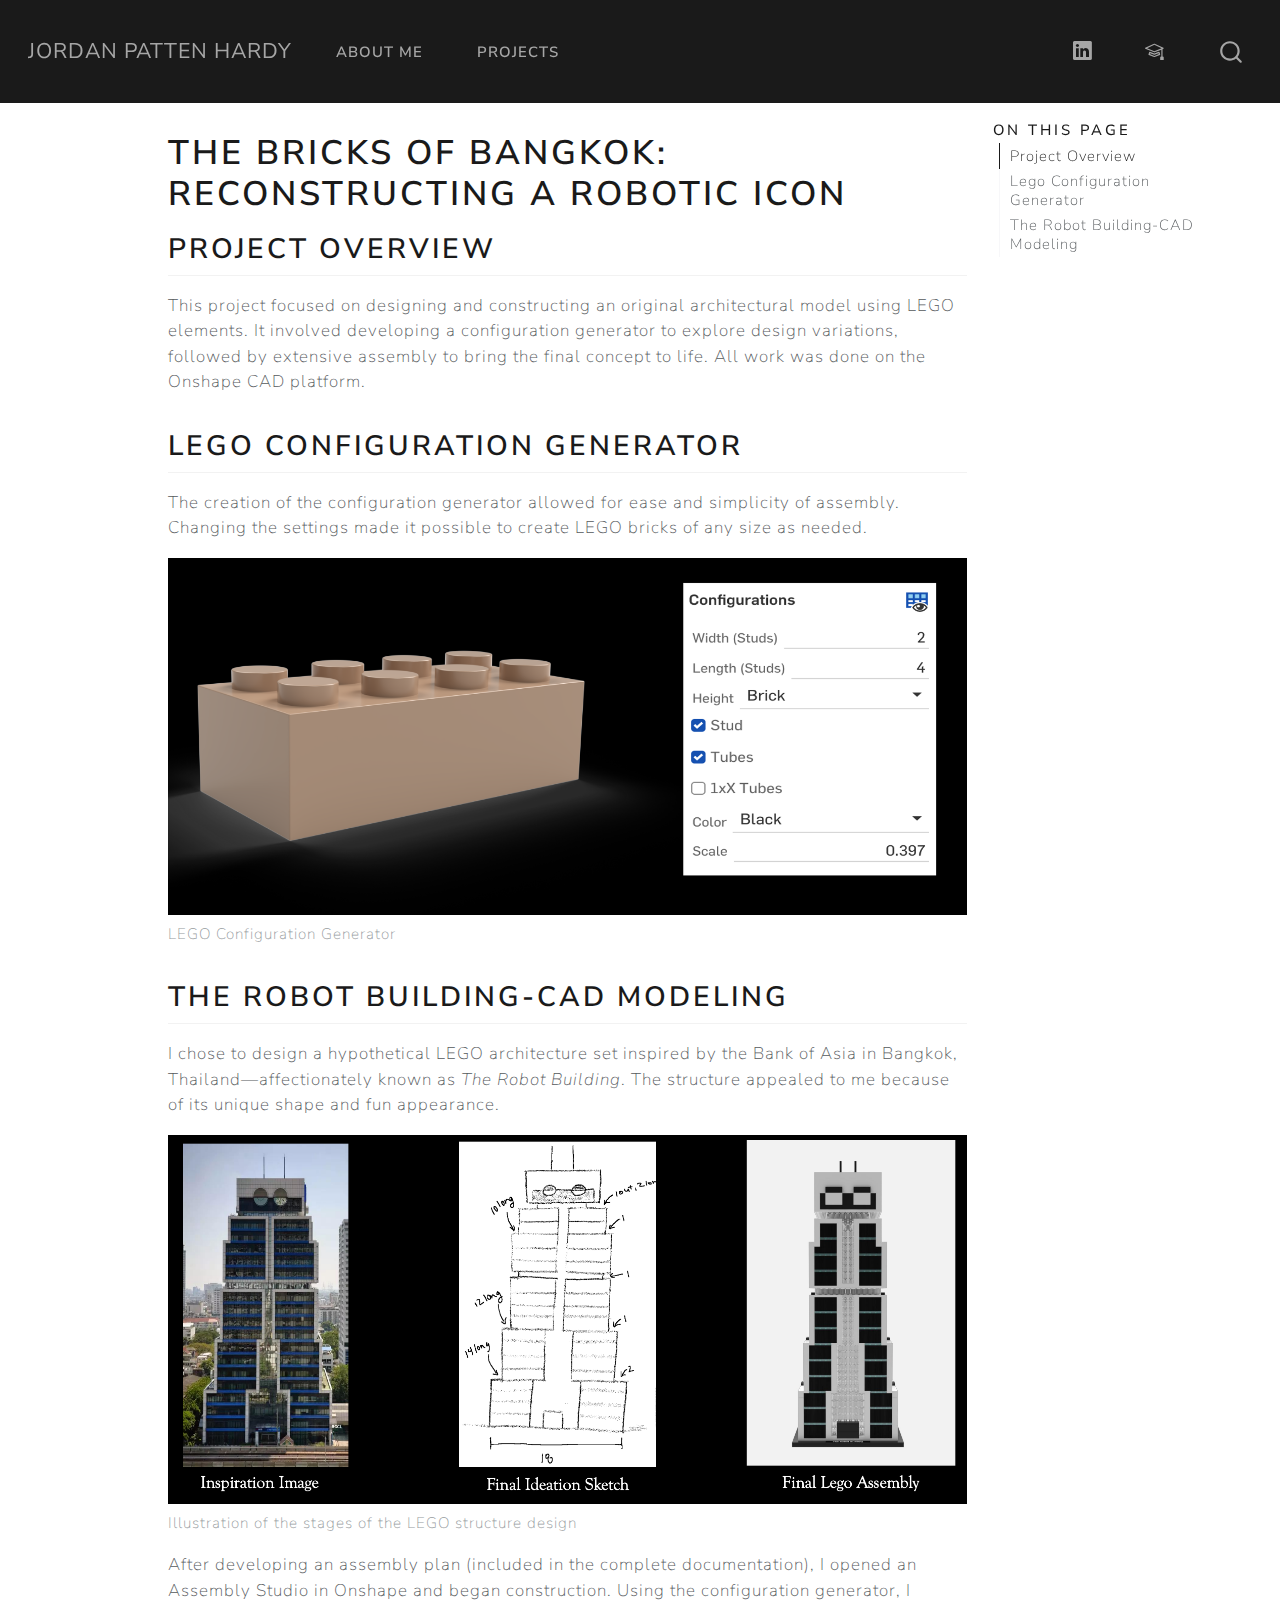
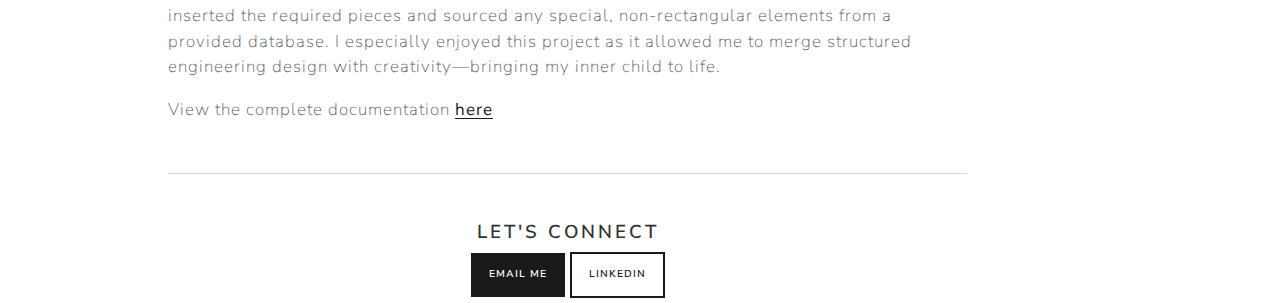
<file: docs/projects/robot_building/index.html>
<!DOCTYPE html>
<html xmlns="http://www.w3.org/1999/xhtml" lang="en" xml:lang="en"><head>

<meta charset="utf-8">
<meta name="generator" content="quarto-1.8.26">

<meta name="viewport" content="width=device-width, initial-scale=1.0, user-scalable=yes">


<title>The Bricks of Bangkok: Reconstructing a Robotic Icon – Jordan Patten Hardy</title>
<style>
code{white-space: pre-wrap;}
span.smallcaps{font-variant: small-caps;}
div.columns{display: flex; gap: min(4vw, 1.5em);}
div.column{flex: auto; overflow-x: auto;}
div.hanging-indent{margin-left: 1.5em; text-indent: -1.5em;}
ul.task-list{list-style: none;}
ul.task-list li input[type="checkbox"] {
  width: 0.8em;
  margin: 0 0.8em 0.2em -1em; /* quarto-specific, see https://github.com/quarto-dev/quarto-cli/issues/4556 */ 
  vertical-align: middle;
}
</style>


<script src="../../site_libs/quarto-nav/quarto-nav.js"></script>
<script src="../../site_libs/quarto-nav/headroom.min.js"></script>
<script src="../../site_libs/clipboard/clipboard.min.js"></script>
<script src="../../site_libs/quarto-search/autocomplete.umd.js"></script>
<script src="../../site_libs/quarto-search/fuse.min.js"></script>
<script src="../../site_libs/quarto-search/quarto-search.js"></script>
<meta name="quarto:offset" content="../../">
<script src="../../site_libs/quarto-html/quarto.js" type="module"></script>
<script src="../../site_libs/quarto-html/tabsets/tabsets.js" type="module"></script>
<script src="../../site_libs/quarto-html/axe/axe-check.js" type="module"></script>
<script src="../../site_libs/quarto-html/popper.min.js"></script>
<script src="../../site_libs/quarto-html/tippy.umd.min.js"></script>
<script src="../../site_libs/quarto-html/anchor.min.js"></script>
<link href="../../site_libs/quarto-html/tippy.css" rel="stylesheet">
<link href="../../site_libs/quarto-html/quarto-syntax-highlighting-587c61ba64f3a5504c4d52d930310e48.css" rel="stylesheet" id="quarto-text-highlighting-styles">
<script src="../../site_libs/bootstrap/bootstrap.min.js"></script>
<link href="../../site_libs/bootstrap/bootstrap-icons.css" rel="stylesheet">
<link href="../../site_libs/bootstrap/bootstrap-eca17b5da0ebcb32698e5dfc46a04a8c.min.css" rel="stylesheet" append-hash="true" id="quarto-bootstrap" data-mode="light">
<script id="quarto-search-options" type="application/json">{
  "location": "navbar",
  "copy-button": false,
  "collapse-after": 3,
  "panel-placement": "end",
  "type": "overlay",
  "limit": 50,
  "keyboard-shortcut": [
    "f",
    "/",
    "s"
  ],
  "show-item-context": false,
  "language": {
    "search-no-results-text": "No results",
    "search-matching-documents-text": "matching documents",
    "search-copy-link-title": "Copy link to search",
    "search-hide-matches-text": "Hide additional matches",
    "search-more-match-text": "more match in this document",
    "search-more-matches-text": "more matches in this document",
    "search-clear-button-title": "Clear",
    "search-text-placeholder": "",
    "search-detached-cancel-button-title": "Cancel",
    "search-submit-button-title": "Submit",
    "search-label": "Search"
  }
}</script>


</head>

<body class="nav-fixed quarto-light">

<div id="quarto-search-results"></div>
  <header id="quarto-header" class="headroom fixed-top">
    <nav class="navbar navbar-expand-lg " data-bs-theme="dark">
      <div class="navbar-container container-fluid">
      <div class="navbar-brand-container mx-auto">
    <a class="navbar-brand" href="../../index.html">
    <span class="navbar-title">Jordan Patten Hardy</span>
    </a>
  </div>
            <div id="quarto-search" class="" title="Search"></div>
          <button class="navbar-toggler" type="button" data-bs-toggle="collapse" data-bs-target="#navbarCollapse" aria-controls="navbarCollapse" role="menu" aria-expanded="false" aria-label="Toggle navigation" onclick="if (window.quartoToggleHeadroom) { window.quartoToggleHeadroom(); }">
  <span class="navbar-toggler-icon"></span>
</button>
          <div class="collapse navbar-collapse" id="navbarCollapse">
            <ul class="navbar-nav navbar-nav-scroll me-auto">
  <li class="nav-item">
    <a class="nav-link" href="../../About_Me.html"> 
<span class="menu-text">About Me</span></a>
  </li>  
  <li class="nav-item">
    <a class="nav-link" href="../../Projects.html"> 
<span class="menu-text">Projects</span></a>
  </li>  
</ul>
            <ul class="navbar-nav navbar-nav-scroll ms-auto">
  <li class="nav-item compact">
    <a class="nav-link" href="https://www.linkedin.com/in/jordanpattenhardy"> <i class="bi bi-linkedin" role="img">
</i> 
<span class="menu-text"></span></a>
  </li>  
  <li class="nav-item compact">
    <a class="nav-link" href="https://scholar.google.com/citations?hl=en&amp;user=xCWh7MUAAAAJ"> <i class="bi bi-mortarboard" role="img">
</i> 
<span class="menu-text"></span></a>
  </li>  
</ul>
          </div> <!-- /navcollapse -->
            <div class="quarto-navbar-tools">
</div>
      </div> <!-- /container-fluid -->
    </nav>
</header>
<!-- content -->
<div id="quarto-content" class="quarto-container page-columns page-rows-contents page-layout-article page-navbar">
<!-- sidebar -->
<!-- margin-sidebar -->
    <div id="quarto-margin-sidebar" class="sidebar margin-sidebar">
        <nav id="TOC" role="doc-toc" class="toc-active">
    <h2 id="toc-title">On this page</h2>
   
  <ul>
  <li><a href="#project-overview" id="toc-project-overview" class="nav-link active" data-scroll-target="#project-overview">Project Overview</a></li>
  <li><a href="#lego-configuration-generator" id="toc-lego-configuration-generator" class="nav-link" data-scroll-target="#lego-configuration-generator">Lego Configuration Generator</a></li>
  <li><a href="#the-robot-building-cad-modeling" id="toc-the-robot-building-cad-modeling" class="nav-link" data-scroll-target="#the-robot-building-cad-modeling">The Robot Building-CAD Modeling</a></li>
  </ul>
</nav>
    </div>
<!-- main -->
<main class="content" id="quarto-document-content">

<header id="title-block-header" class="quarto-title-block default">
<div class="quarto-title">
<h1 class="title">The Bricks of Bangkok: Reconstructing a Robotic Icon</h1>
</div>



<div class="quarto-title-meta">

    
  
    
  </div>
  


</header>


<section id="project-overview" class="level2">
<h2 class="anchored" data-anchor-id="project-overview">Project Overview</h2>
<p>This project focused on designing and constructing an original architectural model using LEGO elements. It involved developing a configuration generator to explore design variations, followed by extensive assembly to bring the final concept to life. All work was done on the Onshape CAD platform.</p>
</section>
<section id="lego-configuration-generator" class="level2">
<h2 class="anchored" data-anchor-id="lego-configuration-generator">Lego Configuration Generator</h2>
<p>The creation of the configuration generator allowed for ease and simplicity of assembly. Changing the settings made it possible to create LEGO bricks of any size as needed.</p>
<div class="quarto-figure quarto-figure-center">
<figure class="figure">
<p><img src="lego_config.png" class="img-fluid figure-img"></p>
<figcaption>LEGO Configuration Generator</figcaption>
</figure>
</div>
</section>
<section id="the-robot-building-cad-modeling" class="level2">
<h2 class="anchored" data-anchor-id="the-robot-building-cad-modeling">The Robot Building-CAD Modeling</h2>
<p>I chose to design a hypothetical LEGO architecture set inspired by the Bank of Asia in Bangkok, Thailand—affectionately known as <em>The Robot Building</em>. The structure appealed to me because of its unique shape and fun appearance.</p>
<div class="quarto-figure quarto-figure-center">
<figure class="figure">
<p><img src="structure_comp.png" class="img-fluid figure-img"></p>
<figcaption>Illustration of the stages of the LEGO structure design</figcaption>
</figure>
</div>
<p>After developing an assembly plan (included in the complete documentation), I opened an Assembly Studio in Onshape and began construction. Using the configuration generator, I inserted the required pieces and sourced any special, non-rectangular elements from a provided database. I especially enjoyed this project as it allowed me to merge structured engineering design with creativity—bringing my inner child to life.</p>
<p>View the complete documentation <a href="structure_docs.pdf">here</a></p>


</section>

</main> <!-- /main -->
<hr>
<div style="text-align: center; padding: 5px 0;">
  <h5>Let's Connect</h5>
  <a href="mailto:jordanpattenhardy@gmail.com" class="btn btn-primary btn-sm">Email Me</a>
  <a href="https://www.linkedin.com/in/jordanpattenhardy" class="btn btn-outline-primary btn-sm">LinkedIn</a>
</div>
<script id="quarto-html-after-body" type="application/javascript">
  window.document.addEventListener("DOMContentLoaded", function (event) {
    const icon = "";
    const anchorJS = new window.AnchorJS();
    anchorJS.options = {
      placement: 'right',
      icon: icon
    };
    anchorJS.add('.anchored');
    const isCodeAnnotation = (el) => {
      for (const clz of el.classList) {
        if (clz.startsWith('code-annotation-')) {                     
          return true;
        }
      }
      return false;
    }
    const onCopySuccess = function(e) {
      // button target
      const button = e.trigger;
      // don't keep focus
      button.blur();
      // flash "checked"
      button.classList.add('code-copy-button-checked');
      var currentTitle = button.getAttribute("title");
      button.setAttribute("title", "Copied!");
      let tooltip;
      if (window.bootstrap) {
        button.setAttribute("data-bs-toggle", "tooltip");
        button.setAttribute("data-bs-placement", "left");
        button.setAttribute("data-bs-title", "Copied!");
        tooltip = new bootstrap.Tooltip(button, 
          { trigger: "manual", 
            customClass: "code-copy-button-tooltip",
            offset: [0, -8]});
        tooltip.show();    
      }
      setTimeout(function() {
        if (tooltip) {
          tooltip.hide();
          button.removeAttribute("data-bs-title");
          button.removeAttribute("data-bs-toggle");
          button.removeAttribute("data-bs-placement");
        }
        button.setAttribute("title", currentTitle);
        button.classList.remove('code-copy-button-checked');
      }, 1000);
      // clear code selection
      e.clearSelection();
    }
    const getTextToCopy = function(trigger) {
      const outerScaffold = trigger.parentElement.cloneNode(true);
      const codeEl = outerScaffold.querySelector('code');
      for (const childEl of codeEl.children) {
        if (isCodeAnnotation(childEl)) {
          childEl.remove();
        }
      }
      return codeEl.innerText;
    }
    const clipboard = new window.ClipboardJS('.code-copy-button:not([data-in-quarto-modal])', {
      text: getTextToCopy
    });
    clipboard.on('success', onCopySuccess);
    if (window.document.getElementById('quarto-embedded-source-code-modal')) {
      const clipboardModal = new window.ClipboardJS('.code-copy-button[data-in-quarto-modal]', {
        text: getTextToCopy,
        container: window.document.getElementById('quarto-embedded-source-code-modal')
      });
      clipboardModal.on('success', onCopySuccess);
    }
      var localhostRegex = new RegExp(/^(?:http|https):\/\/localhost\:?[0-9]*\//);
      var mailtoRegex = new RegExp(/^mailto:/);
        var filterRegex = new RegExp('/' + window.location.host + '/');
      var isInternal = (href) => {
          return filterRegex.test(href) || localhostRegex.test(href) || mailtoRegex.test(href);
      }
      // Inspect non-navigation links and adorn them if external
     var links = window.document.querySelectorAll('a[href]:not(.nav-link):not(.navbar-brand):not(.toc-action):not(.sidebar-link):not(.sidebar-item-toggle):not(.pagination-link):not(.no-external):not([aria-hidden]):not(.dropdown-item):not(.quarto-navigation-tool):not(.about-link)');
      for (var i=0; i<links.length; i++) {
        const link = links[i];
        if (!isInternal(link.href)) {
          // undo the damage that might have been done by quarto-nav.js in the case of
          // links that we want to consider external
          if (link.dataset.originalHref !== undefined) {
            link.href = link.dataset.originalHref;
          }
        }
      }
    function tippyHover(el, contentFn, onTriggerFn, onUntriggerFn) {
      const config = {
        allowHTML: true,
        maxWidth: 500,
        delay: 100,
        arrow: false,
        appendTo: function(el) {
            return el.parentElement;
        },
        interactive: true,
        interactiveBorder: 10,
        theme: 'quarto',
        placement: 'bottom-start',
      };
      if (contentFn) {
        config.content = contentFn;
      }
      if (onTriggerFn) {
        config.onTrigger = onTriggerFn;
      }
      if (onUntriggerFn) {
        config.onUntrigger = onUntriggerFn;
      }
      window.tippy(el, config); 
    }
    const noterefs = window.document.querySelectorAll('a[role="doc-noteref"]');
    for (var i=0; i<noterefs.length; i++) {
      const ref = noterefs[i];
      tippyHover(ref, function() {
        // use id or data attribute instead here
        let href = ref.getAttribute('data-footnote-href') || ref.getAttribute('href');
        try { href = new URL(href).hash; } catch {}
        const id = href.replace(/^#\/?/, "");
        const note = window.document.getElementById(id);
        if (note) {
          return note.innerHTML;
        } else {
          return "";
        }
      });
    }
    const xrefs = window.document.querySelectorAll('a.quarto-xref');
    const processXRef = (id, note) => {
      // Strip column container classes
      const stripColumnClz = (el) => {
        el.classList.remove("page-full", "page-columns");
        if (el.children) {
          for (const child of el.children) {
            stripColumnClz(child);
          }
        }
      }
      stripColumnClz(note)
      if (id === null || id.startsWith('sec-')) {
        // Special case sections, only their first couple elements
        const container = document.createElement("div");
        if (note.children && note.children.length > 2) {
          container.appendChild(note.children[0].cloneNode(true));
          for (let i = 1; i < note.children.length; i++) {
            const child = note.children[i];
            if (child.tagName === "P" && child.innerText === "") {
              continue;
            } else {
              container.appendChild(child.cloneNode(true));
              break;
            }
          }
          if (window.Quarto?.typesetMath) {
            window.Quarto.typesetMath(container);
          }
          return container.innerHTML
        } else {
          if (window.Quarto?.typesetMath) {
            window.Quarto.typesetMath(note);
          }
          return note.innerHTML;
        }
      } else {
        // Remove any anchor links if they are present
        const anchorLink = note.querySelector('a.anchorjs-link');
        if (anchorLink) {
          anchorLink.remove();
        }
        if (window.Quarto?.typesetMath) {
          window.Quarto.typesetMath(note);
        }
        if (note.classList.contains("callout")) {
          return note.outerHTML;
        } else {
          return note.innerHTML;
        }
      }
    }
    for (var i=0; i<xrefs.length; i++) {
      const xref = xrefs[i];
      tippyHover(xref, undefined, function(instance) {
        instance.disable();
        let url = xref.getAttribute('href');
        let hash = undefined; 
        if (url.startsWith('#')) {
          hash = url;
        } else {
          try { hash = new URL(url).hash; } catch {}
        }
        if (hash) {
          const id = hash.replace(/^#\/?/, "");
          const note = window.document.getElementById(id);
          if (note !== null) {
            try {
              const html = processXRef(id, note.cloneNode(true));
              instance.setContent(html);
            } finally {
              instance.enable();
              instance.show();
            }
          } else {
            // See if we can fetch this
            fetch(url.split('#')[0])
            .then(res => res.text())
            .then(html => {
              const parser = new DOMParser();
              const htmlDoc = parser.parseFromString(html, "text/html");
              const note = htmlDoc.getElementById(id);
              if (note !== null) {
                const html = processXRef(id, note);
                instance.setContent(html);
              } 
            }).finally(() => {
              instance.enable();
              instance.show();
            });
          }
        } else {
          // See if we can fetch a full url (with no hash to target)
          // This is a special case and we should probably do some content thinning / targeting
          fetch(url)
          .then(res => res.text())
          .then(html => {
            const parser = new DOMParser();
            const htmlDoc = parser.parseFromString(html, "text/html");
            const note = htmlDoc.querySelector('main.content');
            if (note !== null) {
              // This should only happen for chapter cross references
              // (since there is no id in the URL)
              // remove the first header
              if (note.children.length > 0 && note.children[0].tagName === "HEADER") {
                note.children[0].remove();
              }
              const html = processXRef(null, note);
              instance.setContent(html);
            } 
          }).finally(() => {
            instance.enable();
            instance.show();
          });
        }
      }, function(instance) {
      });
    }
        let selectedAnnoteEl;
        const selectorForAnnotation = ( cell, annotation) => {
          let cellAttr = 'data-code-cell="' + cell + '"';
          let lineAttr = 'data-code-annotation="' +  annotation + '"';
          const selector = 'span[' + cellAttr + '][' + lineAttr + ']';
          return selector;
        }
        const selectCodeLines = (annoteEl) => {
          const doc = window.document;
          const targetCell = annoteEl.getAttribute("data-target-cell");
          const targetAnnotation = annoteEl.getAttribute("data-target-annotation");
          const annoteSpan = window.document.querySelector(selectorForAnnotation(targetCell, targetAnnotation));
          const lines = annoteSpan.getAttribute("data-code-lines").split(",");
          const lineIds = lines.map((line) => {
            return targetCell + "-" + line;
          })
          let top = null;
          let height = null;
          let parent = null;
          if (lineIds.length > 0) {
              //compute the position of the single el (top and bottom and make a div)
              const el = window.document.getElementById(lineIds[0]);
              top = el.offsetTop;
              height = el.offsetHeight;
              parent = el.parentElement.parentElement;
            if (lineIds.length > 1) {
              const lastEl = window.document.getElementById(lineIds[lineIds.length - 1]);
              const bottom = lastEl.offsetTop + lastEl.offsetHeight;
              height = bottom - top;
            }
            if (top !== null && height !== null && parent !== null) {
              // cook up a div (if necessary) and position it 
              let div = window.document.getElementById("code-annotation-line-highlight");
              if (div === null) {
                div = window.document.createElement("div");
                div.setAttribute("id", "code-annotation-line-highlight");
                div.style.position = 'absolute';
                parent.appendChild(div);
              }
              div.style.top = top - 2 + "px";
              div.style.height = height + 4 + "px";
              div.style.left = 0;
              let gutterDiv = window.document.getElementById("code-annotation-line-highlight-gutter");
              if (gutterDiv === null) {
                gutterDiv = window.document.createElement("div");
                gutterDiv.setAttribute("id", "code-annotation-line-highlight-gutter");
                gutterDiv.style.position = 'absolute';
                const codeCell = window.document.getElementById(targetCell);
                const gutter = codeCell.querySelector('.code-annotation-gutter');
                gutter.appendChild(gutterDiv);
              }
              gutterDiv.style.top = top - 2 + "px";
              gutterDiv.style.height = height + 4 + "px";
            }
            selectedAnnoteEl = annoteEl;
          }
        };
        const unselectCodeLines = () => {
          const elementsIds = ["code-annotation-line-highlight", "code-annotation-line-highlight-gutter"];
          elementsIds.forEach((elId) => {
            const div = window.document.getElementById(elId);
            if (div) {
              div.remove();
            }
          });
          selectedAnnoteEl = undefined;
        };
          // Handle positioning of the toggle
      window.addEventListener(
        "resize",
        throttle(() => {
          elRect = undefined;
          if (selectedAnnoteEl) {
            selectCodeLines(selectedAnnoteEl);
          }
        }, 10)
      );
      function throttle(fn, ms) {
      let throttle = false;
      let timer;
        return (...args) => {
          if(!throttle) { // first call gets through
              fn.apply(this, args);
              throttle = true;
          } else { // all the others get throttled
              if(timer) clearTimeout(timer); // cancel #2
              timer = setTimeout(() => {
                fn.apply(this, args);
                timer = throttle = false;
              }, ms);
          }
        };
      }
        // Attach click handler to the DT
        const annoteDls = window.document.querySelectorAll('dt[data-target-cell]');
        for (const annoteDlNode of annoteDls) {
          annoteDlNode.addEventListener('click', (event) => {
            const clickedEl = event.target;
            if (clickedEl !== selectedAnnoteEl) {
              unselectCodeLines();
              const activeEl = window.document.querySelector('dt[data-target-cell].code-annotation-active');
              if (activeEl) {
                activeEl.classList.remove('code-annotation-active');
              }
              selectCodeLines(clickedEl);
              clickedEl.classList.add('code-annotation-active');
            } else {
              // Unselect the line
              unselectCodeLines();
              clickedEl.classList.remove('code-annotation-active');
            }
          });
        }
    const findCites = (el) => {
      const parentEl = el.parentElement;
      if (parentEl) {
        const cites = parentEl.dataset.cites;
        if (cites) {
          return {
            el,
            cites: cites.split(' ')
          };
        } else {
          return findCites(el.parentElement)
        }
      } else {
        return undefined;
      }
    };
    var bibliorefs = window.document.querySelectorAll('a[role="doc-biblioref"]');
    for (var i=0; i<bibliorefs.length; i++) {
      const ref = bibliorefs[i];
      const citeInfo = findCites(ref);
      if (citeInfo) {
        tippyHover(citeInfo.el, function() {
          var popup = window.document.createElement('div');
          citeInfo.cites.forEach(function(cite) {
            var citeDiv = window.document.createElement('div');
            citeDiv.classList.add('hanging-indent');
            citeDiv.classList.add('csl-entry');
            var biblioDiv = window.document.getElementById('ref-' + cite);
            if (biblioDiv) {
              citeDiv.innerHTML = biblioDiv.innerHTML;
            }
            popup.appendChild(citeDiv);
          });
          return popup.innerHTML;
        });
      }
    }
  });
  </script>
</div> <!-- /content -->




</body></html>
</file>
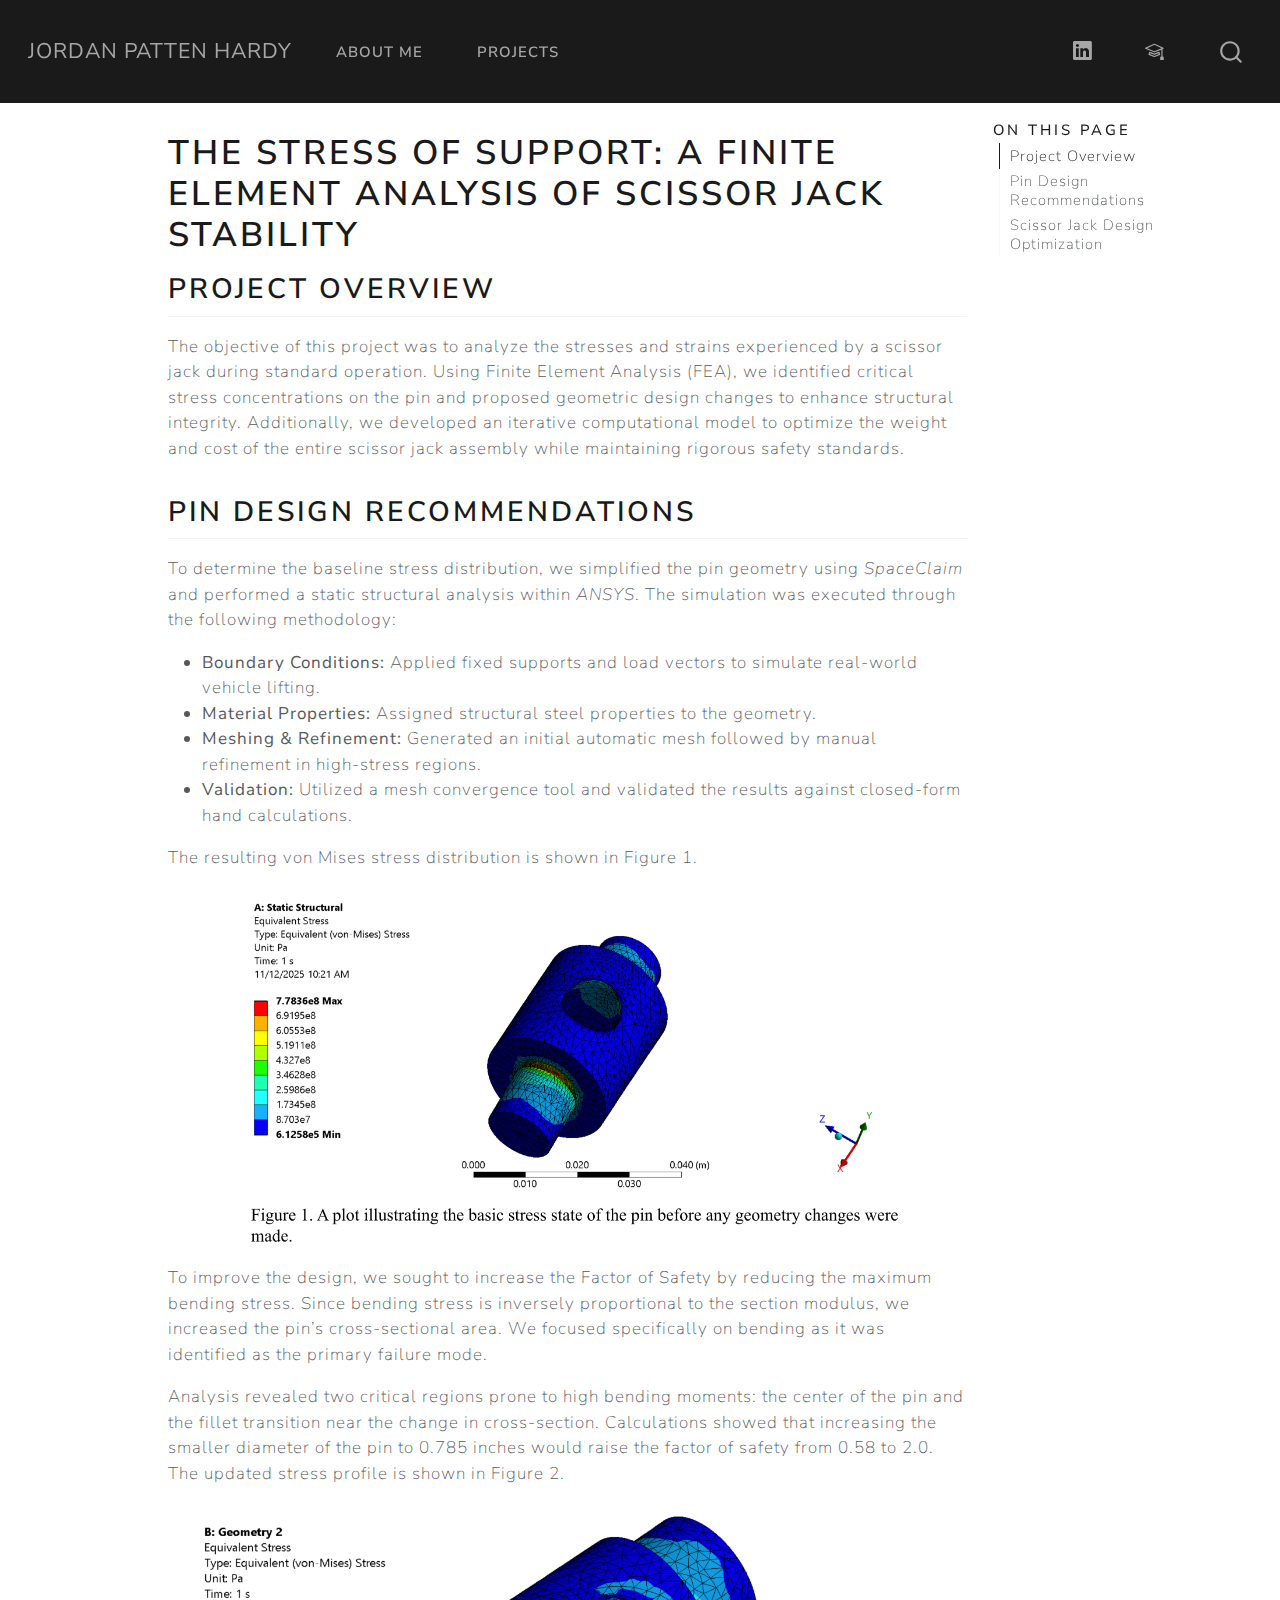
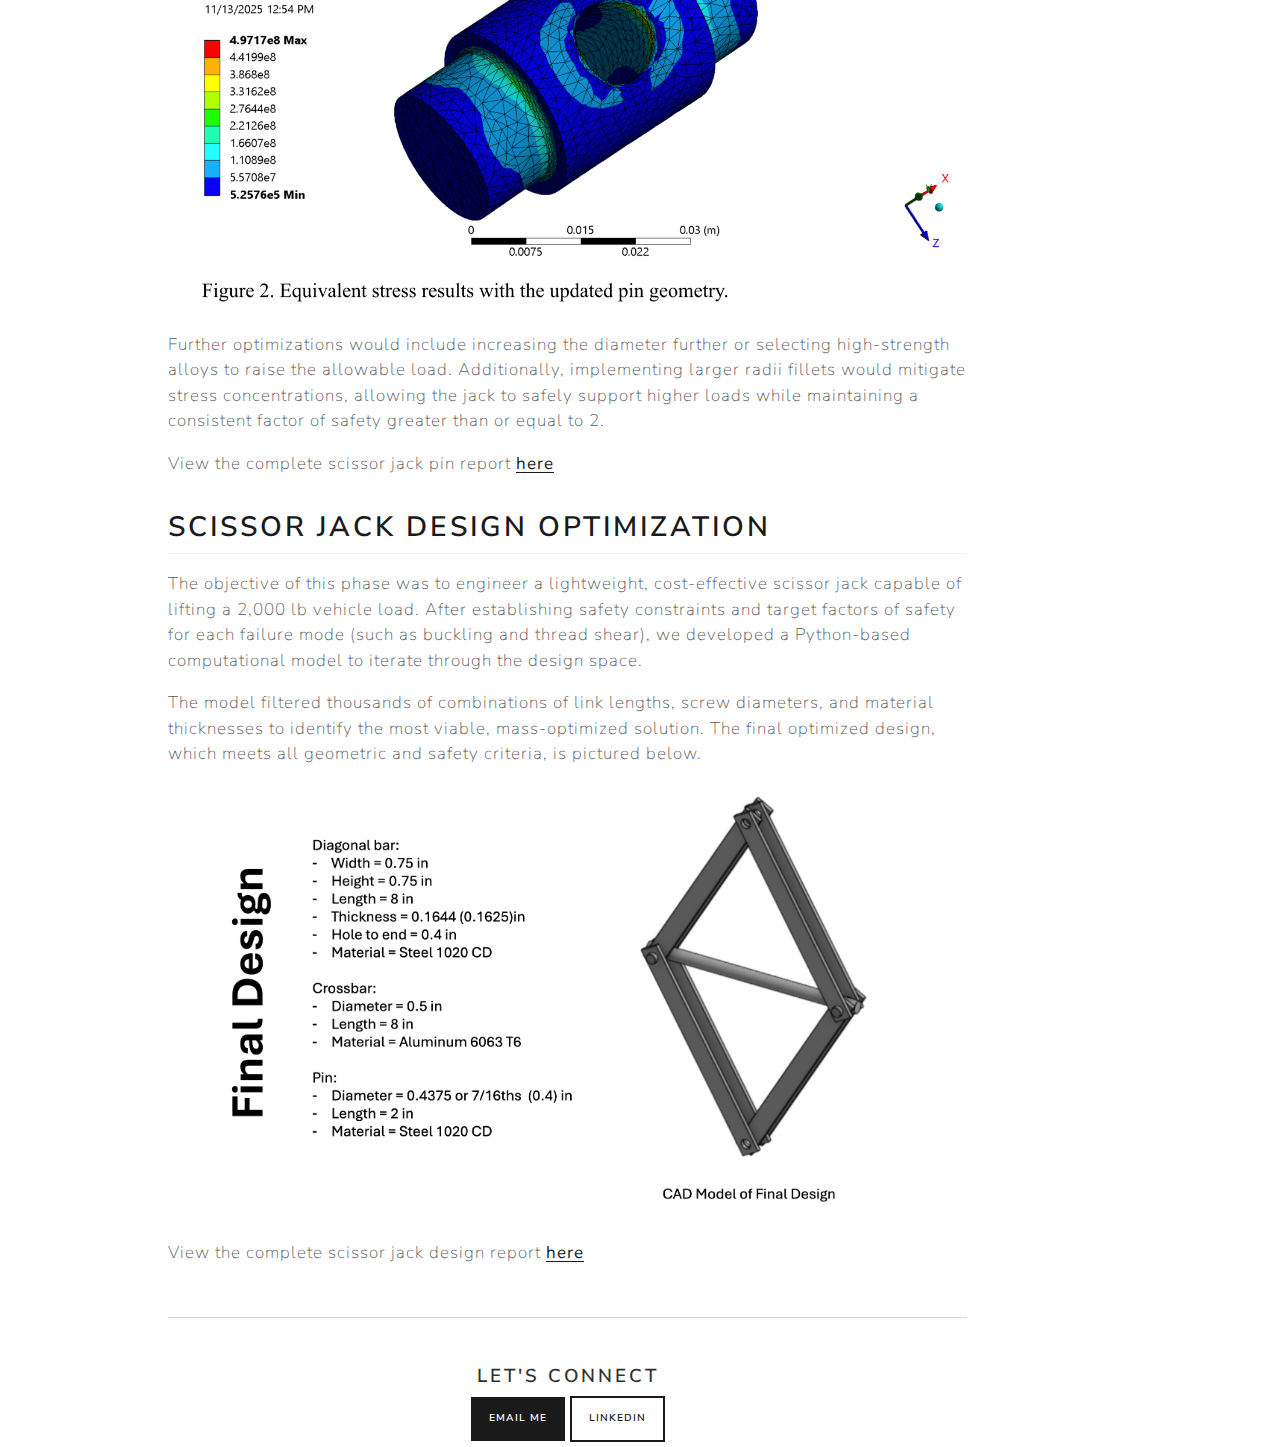
<file: docs/projects/scissor_jack/index.html>
<!DOCTYPE html>
<html xmlns="http://www.w3.org/1999/xhtml" lang="en" xml:lang="en"><head>

<meta charset="utf-8">
<meta name="generator" content="quarto-1.8.26">

<meta name="viewport" content="width=device-width, initial-scale=1.0, user-scalable=yes">


<title>The Stress of Support: A Finite Element Analysis of Scissor Jack Stability – Jordan Patten Hardy</title>
<style>
code{white-space: pre-wrap;}
span.smallcaps{font-variant: small-caps;}
div.columns{display: flex; gap: min(4vw, 1.5em);}
div.column{flex: auto; overflow-x: auto;}
div.hanging-indent{margin-left: 1.5em; text-indent: -1.5em;}
ul.task-list{list-style: none;}
ul.task-list li input[type="checkbox"] {
  width: 0.8em;
  margin: 0 0.8em 0.2em -1em; /* quarto-specific, see https://github.com/quarto-dev/quarto-cli/issues/4556 */ 
  vertical-align: middle;
}
</style>


<script src="../../site_libs/quarto-nav/quarto-nav.js"></script>
<script src="../../site_libs/quarto-nav/headroom.min.js"></script>
<script src="../../site_libs/clipboard/clipboard.min.js"></script>
<script src="../../site_libs/quarto-search/autocomplete.umd.js"></script>
<script src="../../site_libs/quarto-search/fuse.min.js"></script>
<script src="../../site_libs/quarto-search/quarto-search.js"></script>
<meta name="quarto:offset" content="../../">
<script src="../../site_libs/quarto-html/quarto.js" type="module"></script>
<script src="../../site_libs/quarto-html/tabsets/tabsets.js" type="module"></script>
<script src="../../site_libs/quarto-html/axe/axe-check.js" type="module"></script>
<script src="../../site_libs/quarto-html/popper.min.js"></script>
<script src="../../site_libs/quarto-html/tippy.umd.min.js"></script>
<script src="../../site_libs/quarto-html/anchor.min.js"></script>
<link href="../../site_libs/quarto-html/tippy.css" rel="stylesheet">
<link href="../../site_libs/quarto-html/quarto-syntax-highlighting-587c61ba64f3a5504c4d52d930310e48.css" rel="stylesheet" id="quarto-text-highlighting-styles">
<script src="../../site_libs/bootstrap/bootstrap.min.js"></script>
<link href="../../site_libs/bootstrap/bootstrap-icons.css" rel="stylesheet">
<link href="../../site_libs/bootstrap/bootstrap-eca17b5da0ebcb32698e5dfc46a04a8c.min.css" rel="stylesheet" append-hash="true" id="quarto-bootstrap" data-mode="light">
<script id="quarto-search-options" type="application/json">{
  "location": "navbar",
  "copy-button": false,
  "collapse-after": 3,
  "panel-placement": "end",
  "type": "overlay",
  "limit": 50,
  "keyboard-shortcut": [
    "f",
    "/",
    "s"
  ],
  "show-item-context": false,
  "language": {
    "search-no-results-text": "No results",
    "search-matching-documents-text": "matching documents",
    "search-copy-link-title": "Copy link to search",
    "search-hide-matches-text": "Hide additional matches",
    "search-more-match-text": "more match in this document",
    "search-more-matches-text": "more matches in this document",
    "search-clear-button-title": "Clear",
    "search-text-placeholder": "",
    "search-detached-cancel-button-title": "Cancel",
    "search-submit-button-title": "Submit",
    "search-label": "Search"
  }
}</script>


</head>

<body class="nav-fixed quarto-light">

<div id="quarto-search-results"></div>
  <header id="quarto-header" class="headroom fixed-top">
    <nav class="navbar navbar-expand-lg " data-bs-theme="dark">
      <div class="navbar-container container-fluid">
      <div class="navbar-brand-container mx-auto">
    <a class="navbar-brand" href="../../index.html">
    <span class="navbar-title">Jordan Patten Hardy</span>
    </a>
  </div>
            <div id="quarto-search" class="" title="Search"></div>
          <button class="navbar-toggler" type="button" data-bs-toggle="collapse" data-bs-target="#navbarCollapse" aria-controls="navbarCollapse" role="menu" aria-expanded="false" aria-label="Toggle navigation" onclick="if (window.quartoToggleHeadroom) { window.quartoToggleHeadroom(); }">
  <span class="navbar-toggler-icon"></span>
</button>
          <div class="collapse navbar-collapse" id="navbarCollapse">
            <ul class="navbar-nav navbar-nav-scroll me-auto">
  <li class="nav-item">
    <a class="nav-link" href="../../About_Me.html"> 
<span class="menu-text">About Me</span></a>
  </li>  
  <li class="nav-item">
    <a class="nav-link" href="../../Projects.html"> 
<span class="menu-text">Projects</span></a>
  </li>  
</ul>
            <ul class="navbar-nav navbar-nav-scroll ms-auto">
  <li class="nav-item compact">
    <a class="nav-link" href="https://www.linkedin.com/in/jordanpattenhardy"> <i class="bi bi-linkedin" role="img">
</i> 
<span class="menu-text"></span></a>
  </li>  
  <li class="nav-item compact">
    <a class="nav-link" href="https://scholar.google.com/citations?hl=en&amp;user=xCWh7MUAAAAJ"> <i class="bi bi-mortarboard" role="img">
</i> 
<span class="menu-text"></span></a>
  </li>  
</ul>
          </div> <!-- /navcollapse -->
            <div class="quarto-navbar-tools">
</div>
      </div> <!-- /container-fluid -->
    </nav>
</header>
<!-- content -->
<div id="quarto-content" class="quarto-container page-columns page-rows-contents page-layout-article page-navbar">
<!-- sidebar -->
<!-- margin-sidebar -->
    <div id="quarto-margin-sidebar" class="sidebar margin-sidebar">
        <nav id="TOC" role="doc-toc" class="toc-active">
    <h2 id="toc-title">On this page</h2>
   
  <ul>
  <li><a href="#project-overview" id="toc-project-overview" class="nav-link active" data-scroll-target="#project-overview">Project Overview</a></li>
  <li><a href="#pin-design-recommendations" id="toc-pin-design-recommendations" class="nav-link" data-scroll-target="#pin-design-recommendations">Pin Design Recommendations</a></li>
  <li><a href="#scissor-jack-design-optimization" id="toc-scissor-jack-design-optimization" class="nav-link" data-scroll-target="#scissor-jack-design-optimization">Scissor Jack Design Optimization</a></li>
  </ul>
</nav>
    </div>
<!-- main -->
<main class="content" id="quarto-document-content">

<header id="title-block-header" class="quarto-title-block default">
<div class="quarto-title">
<h1 class="title">The Stress of Support: A Finite Element Analysis of Scissor Jack Stability</h1>
</div>



<div class="quarto-title-meta">

    
  
    
  </div>
  


</header>


<section id="project-overview" class="level2">
<h2 class="anchored" data-anchor-id="project-overview">Project Overview</h2>
<p>The objective of this project was to analyze the stresses and strains experienced by a scissor jack during standard operation. Using Finite Element Analysis (FEA), we identified critical stress concentrations on the pin and proposed geometric design changes to enhance structural integrity. Additionally, we developed an iterative computational model to optimize the weight and cost of the entire scissor jack assembly while maintaining rigorous safety standards.</p>
</section>
<section id="pin-design-recommendations" class="level2">
<h2 class="anchored" data-anchor-id="pin-design-recommendations">Pin Design Recommendations</h2>
<p>To determine the baseline stress distribution, we simplified the pin geometry using <em>SpaceClaim</em> and performed a static structural analysis within <em>ANSYS</em>. The simulation was executed through the following methodology:</p>
<ul>
<li><strong>Boundary Conditions:</strong> Applied fixed supports and load vectors to simulate real-world vehicle lifting.</li>
<li><strong>Material Properties:</strong> Assigned structural steel properties to the geometry.</li>
<li><strong>Meshing &amp; Refinement:</strong> Generated an initial automatic mesh followed by manual refinement in high-stress regions.</li>
<li><strong>Validation:</strong> Utilized a mesh convergence tool and validated the results against closed-form hand calculations.</li>
</ul>
<p>The resulting von Mises stress distribution is shown in Figure 1.</p>
<p><img src="plot1.png" class="img-fluid"></p>
<p>To improve the design, we sought to increase the Factor of Safety by reducing the maximum bending stress. Since bending stress is inversely proportional to the section modulus, we increased the pin’s cross-sectional area. We focused specifically on bending as it was identified as the primary failure mode.</p>
<p>Analysis revealed two critical regions prone to high bending moments: the center of the pin and the fillet transition near the change in cross-section. Calculations showed that increasing the smaller diameter of the pin to 0.785 inches would raise the factor of safety from 0.58 to 2.0. The updated stress profile is shown in Figure 2.</p>
<p><img src="plot2.png" class="img-fluid"></p>
<p>Further optimizations would include increasing the diameter further or selecting high-strength alloys to raise the allowable load. Additionally, implementing larger radii fillets would mitigate stress concentrations, allowing the jack to safely support higher loads while maintaining a consistent factor of safety greater than or equal to 2.</p>
<p>View the complete scissor jack pin report <a href="jack_pin.pdf">here</a></p>
</section>
<section id="scissor-jack-design-optimization" class="level2">
<h2 class="anchored" data-anchor-id="scissor-jack-design-optimization">Scissor Jack Design Optimization</h2>
<p>The objective of this phase was to engineer a lightweight, cost-effective scissor jack capable of lifting a 2,000 lb vehicle load. After establishing safety constraints and target factors of safety for each failure mode (such as buckling and thread shear), we developed a Python-based computational model to iterate through the design space.</p>
<p>The model filtered thousands of combinations of link lengths, screw diameters, and material thicknesses to identify the most viable, mass-optimized solution. The final optimized design, which meets all geometric and safety criteria, is pictured below.</p>
<p><img src="jack_design.png" class="img-fluid"></p>
<p>View the complete scissor jack design report <a href="jack_analysis.pdf">here</a></p>


</section>

</main> <!-- /main -->
<hr>
<div style="text-align: center; padding: 5px 0;">
  <h5>Let's Connect</h5>
  <a href="mailto:jordanpattenhardy@gmail.com" class="btn btn-primary btn-sm">Email Me</a>
  <a href="https://www.linkedin.com/in/jordanpattenhardy" class="btn btn-outline-primary btn-sm">LinkedIn</a>
</div>
<script id="quarto-html-after-body" type="application/javascript">
  window.document.addEventListener("DOMContentLoaded", function (event) {
    const icon = "";
    const anchorJS = new window.AnchorJS();
    anchorJS.options = {
      placement: 'right',
      icon: icon
    };
    anchorJS.add('.anchored');
    const isCodeAnnotation = (el) => {
      for (const clz of el.classList) {
        if (clz.startsWith('code-annotation-')) {                     
          return true;
        }
      }
      return false;
    }
    const onCopySuccess = function(e) {
      // button target
      const button = e.trigger;
      // don't keep focus
      button.blur();
      // flash "checked"
      button.classList.add('code-copy-button-checked');
      var currentTitle = button.getAttribute("title");
      button.setAttribute("title", "Copied!");
      let tooltip;
      if (window.bootstrap) {
        button.setAttribute("data-bs-toggle", "tooltip");
        button.setAttribute("data-bs-placement", "left");
        button.setAttribute("data-bs-title", "Copied!");
        tooltip = new bootstrap.Tooltip(button, 
          { trigger: "manual", 
            customClass: "code-copy-button-tooltip",
            offset: [0, -8]});
        tooltip.show();    
      }
      setTimeout(function() {
        if (tooltip) {
          tooltip.hide();
          button.removeAttribute("data-bs-title");
          button.removeAttribute("data-bs-toggle");
          button.removeAttribute("data-bs-placement");
        }
        button.setAttribute("title", currentTitle);
        button.classList.remove('code-copy-button-checked');
      }, 1000);
      // clear code selection
      e.clearSelection();
    }
    const getTextToCopy = function(trigger) {
      const outerScaffold = trigger.parentElement.cloneNode(true);
      const codeEl = outerScaffold.querySelector('code');
      for (const childEl of codeEl.children) {
        if (isCodeAnnotation(childEl)) {
          childEl.remove();
        }
      }
      return codeEl.innerText;
    }
    const clipboard = new window.ClipboardJS('.code-copy-button:not([data-in-quarto-modal])', {
      text: getTextToCopy
    });
    clipboard.on('success', onCopySuccess);
    if (window.document.getElementById('quarto-embedded-source-code-modal')) {
      const clipboardModal = new window.ClipboardJS('.code-copy-button[data-in-quarto-modal]', {
        text: getTextToCopy,
        container: window.document.getElementById('quarto-embedded-source-code-modal')
      });
      clipboardModal.on('success', onCopySuccess);
    }
      var localhostRegex = new RegExp(/^(?:http|https):\/\/localhost\:?[0-9]*\//);
      var mailtoRegex = new RegExp(/^mailto:/);
        var filterRegex = new RegExp('/' + window.location.host + '/');
      var isInternal = (href) => {
          return filterRegex.test(href) || localhostRegex.test(href) || mailtoRegex.test(href);
      }
      // Inspect non-navigation links and adorn them if external
     var links = window.document.querySelectorAll('a[href]:not(.nav-link):not(.navbar-brand):not(.toc-action):not(.sidebar-link):not(.sidebar-item-toggle):not(.pagination-link):not(.no-external):not([aria-hidden]):not(.dropdown-item):not(.quarto-navigation-tool):not(.about-link)');
      for (var i=0; i<links.length; i++) {
        const link = links[i];
        if (!isInternal(link.href)) {
          // undo the damage that might have been done by quarto-nav.js in the case of
          // links that we want to consider external
          if (link.dataset.originalHref !== undefined) {
            link.href = link.dataset.originalHref;
          }
        }
      }
    function tippyHover(el, contentFn, onTriggerFn, onUntriggerFn) {
      const config = {
        allowHTML: true,
        maxWidth: 500,
        delay: 100,
        arrow: false,
        appendTo: function(el) {
            return el.parentElement;
        },
        interactive: true,
        interactiveBorder: 10,
        theme: 'quarto',
        placement: 'bottom-start',
      };
      if (contentFn) {
        config.content = contentFn;
      }
      if (onTriggerFn) {
        config.onTrigger = onTriggerFn;
      }
      if (onUntriggerFn) {
        config.onUntrigger = onUntriggerFn;
      }
      window.tippy(el, config); 
    }
    const noterefs = window.document.querySelectorAll('a[role="doc-noteref"]');
    for (var i=0; i<noterefs.length; i++) {
      const ref = noterefs[i];
      tippyHover(ref, function() {
        // use id or data attribute instead here
        let href = ref.getAttribute('data-footnote-href') || ref.getAttribute('href');
        try { href = new URL(href).hash; } catch {}
        const id = href.replace(/^#\/?/, "");
        const note = window.document.getElementById(id);
        if (note) {
          return note.innerHTML;
        } else {
          return "";
        }
      });
    }
    const xrefs = window.document.querySelectorAll('a.quarto-xref');
    const processXRef = (id, note) => {
      // Strip column container classes
      const stripColumnClz = (el) => {
        el.classList.remove("page-full", "page-columns");
        if (el.children) {
          for (const child of el.children) {
            stripColumnClz(child);
          }
        }
      }
      stripColumnClz(note)
      if (id === null || id.startsWith('sec-')) {
        // Special case sections, only their first couple elements
        const container = document.createElement("div");
        if (note.children && note.children.length > 2) {
          container.appendChild(note.children[0].cloneNode(true));
          for (let i = 1; i < note.children.length; i++) {
            const child = note.children[i];
            if (child.tagName === "P" && child.innerText === "") {
              continue;
            } else {
              container.appendChild(child.cloneNode(true));
              break;
            }
          }
          if (window.Quarto?.typesetMath) {
            window.Quarto.typesetMath(container);
          }
          return container.innerHTML
        } else {
          if (window.Quarto?.typesetMath) {
            window.Quarto.typesetMath(note);
          }
          return note.innerHTML;
        }
      } else {
        // Remove any anchor links if they are present
        const anchorLink = note.querySelector('a.anchorjs-link');
        if (anchorLink) {
          anchorLink.remove();
        }
        if (window.Quarto?.typesetMath) {
          window.Quarto.typesetMath(note);
        }
        if (note.classList.contains("callout")) {
          return note.outerHTML;
        } else {
          return note.innerHTML;
        }
      }
    }
    for (var i=0; i<xrefs.length; i++) {
      const xref = xrefs[i];
      tippyHover(xref, undefined, function(instance) {
        instance.disable();
        let url = xref.getAttribute('href');
        let hash = undefined; 
        if (url.startsWith('#')) {
          hash = url;
        } else {
          try { hash = new URL(url).hash; } catch {}
        }
        if (hash) {
          const id = hash.replace(/^#\/?/, "");
          const note = window.document.getElementById(id);
          if (note !== null) {
            try {
              const html = processXRef(id, note.cloneNode(true));
              instance.setContent(html);
            } finally {
              instance.enable();
              instance.show();
            }
          } else {
            // See if we can fetch this
            fetch(url.split('#')[0])
            .then(res => res.text())
            .then(html => {
              const parser = new DOMParser();
              const htmlDoc = parser.parseFromString(html, "text/html");
              const note = htmlDoc.getElementById(id);
              if (note !== null) {
                const html = processXRef(id, note);
                instance.setContent(html);
              } 
            }).finally(() => {
              instance.enable();
              instance.show();
            });
          }
        } else {
          // See if we can fetch a full url (with no hash to target)
          // This is a special case and we should probably do some content thinning / targeting
          fetch(url)
          .then(res => res.text())
          .then(html => {
            const parser = new DOMParser();
            const htmlDoc = parser.parseFromString(html, "text/html");
            const note = htmlDoc.querySelector('main.content');
            if (note !== null) {
              // This should only happen for chapter cross references
              // (since there is no id in the URL)
              // remove the first header
              if (note.children.length > 0 && note.children[0].tagName === "HEADER") {
                note.children[0].remove();
              }
              const html = processXRef(null, note);
              instance.setContent(html);
            } 
          }).finally(() => {
            instance.enable();
            instance.show();
          });
        }
      }, function(instance) {
      });
    }
        let selectedAnnoteEl;
        const selectorForAnnotation = ( cell, annotation) => {
          let cellAttr = 'data-code-cell="' + cell + '"';
          let lineAttr = 'data-code-annotation="' +  annotation + '"';
          const selector = 'span[' + cellAttr + '][' + lineAttr + ']';
          return selector;
        }
        const selectCodeLines = (annoteEl) => {
          const doc = window.document;
          const targetCell = annoteEl.getAttribute("data-target-cell");
          const targetAnnotation = annoteEl.getAttribute("data-target-annotation");
          const annoteSpan = window.document.querySelector(selectorForAnnotation(targetCell, targetAnnotation));
          const lines = annoteSpan.getAttribute("data-code-lines").split(",");
          const lineIds = lines.map((line) => {
            return targetCell + "-" + line;
          })
          let top = null;
          let height = null;
          let parent = null;
          if (lineIds.length > 0) {
              //compute the position of the single el (top and bottom and make a div)
              const el = window.document.getElementById(lineIds[0]);
              top = el.offsetTop;
              height = el.offsetHeight;
              parent = el.parentElement.parentElement;
            if (lineIds.length > 1) {
              const lastEl = window.document.getElementById(lineIds[lineIds.length - 1]);
              const bottom = lastEl.offsetTop + lastEl.offsetHeight;
              height = bottom - top;
            }
            if (top !== null && height !== null && parent !== null) {
              // cook up a div (if necessary) and position it 
              let div = window.document.getElementById("code-annotation-line-highlight");
              if (div === null) {
                div = window.document.createElement("div");
                div.setAttribute("id", "code-annotation-line-highlight");
                div.style.position = 'absolute';
                parent.appendChild(div);
              }
              div.style.top = top - 2 + "px";
              div.style.height = height + 4 + "px";
              div.style.left = 0;
              let gutterDiv = window.document.getElementById("code-annotation-line-highlight-gutter");
              if (gutterDiv === null) {
                gutterDiv = window.document.createElement("div");
                gutterDiv.setAttribute("id", "code-annotation-line-highlight-gutter");
                gutterDiv.style.position = 'absolute';
                const codeCell = window.document.getElementById(targetCell);
                const gutter = codeCell.querySelector('.code-annotation-gutter');
                gutter.appendChild(gutterDiv);
              }
              gutterDiv.style.top = top - 2 + "px";
              gutterDiv.style.height = height + 4 + "px";
            }
            selectedAnnoteEl = annoteEl;
          }
        };
        const unselectCodeLines = () => {
          const elementsIds = ["code-annotation-line-highlight", "code-annotation-line-highlight-gutter"];
          elementsIds.forEach((elId) => {
            const div = window.document.getElementById(elId);
            if (div) {
              div.remove();
            }
          });
          selectedAnnoteEl = undefined;
        };
          // Handle positioning of the toggle
      window.addEventListener(
        "resize",
        throttle(() => {
          elRect = undefined;
          if (selectedAnnoteEl) {
            selectCodeLines(selectedAnnoteEl);
          }
        }, 10)
      );
      function throttle(fn, ms) {
      let throttle = false;
      let timer;
        return (...args) => {
          if(!throttle) { // first call gets through
              fn.apply(this, args);
              throttle = true;
          } else { // all the others get throttled
              if(timer) clearTimeout(timer); // cancel #2
              timer = setTimeout(() => {
                fn.apply(this, args);
                timer = throttle = false;
              }, ms);
          }
        };
      }
        // Attach click handler to the DT
        const annoteDls = window.document.querySelectorAll('dt[data-target-cell]');
        for (const annoteDlNode of annoteDls) {
          annoteDlNode.addEventListener('click', (event) => {
            const clickedEl = event.target;
            if (clickedEl !== selectedAnnoteEl) {
              unselectCodeLines();
              const activeEl = window.document.querySelector('dt[data-target-cell].code-annotation-active');
              if (activeEl) {
                activeEl.classList.remove('code-annotation-active');
              }
              selectCodeLines(clickedEl);
              clickedEl.classList.add('code-annotation-active');
            } else {
              // Unselect the line
              unselectCodeLines();
              clickedEl.classList.remove('code-annotation-active');
            }
          });
        }
    const findCites = (el) => {
      const parentEl = el.parentElement;
      if (parentEl) {
        const cites = parentEl.dataset.cites;
        if (cites) {
          return {
            el,
            cites: cites.split(' ')
          };
        } else {
          return findCites(el.parentElement)
        }
      } else {
        return undefined;
      }
    };
    var bibliorefs = window.document.querySelectorAll('a[role="doc-biblioref"]');
    for (var i=0; i<bibliorefs.length; i++) {
      const ref = bibliorefs[i];
      const citeInfo = findCites(ref);
      if (citeInfo) {
        tippyHover(citeInfo.el, function() {
          var popup = window.document.createElement('div');
          citeInfo.cites.forEach(function(cite) {
            var citeDiv = window.document.createElement('div');
            citeDiv.classList.add('hanging-indent');
            citeDiv.classList.add('csl-entry');
            var biblioDiv = window.document.getElementById('ref-' + cite);
            if (biblioDiv) {
              citeDiv.innerHTML = biblioDiv.innerHTML;
            }
            popup.appendChild(citeDiv);
          });
          return popup.innerHTML;
        });
      }
    }
  });
  </script>
</div> <!-- /content -->




</body></html>
</file>
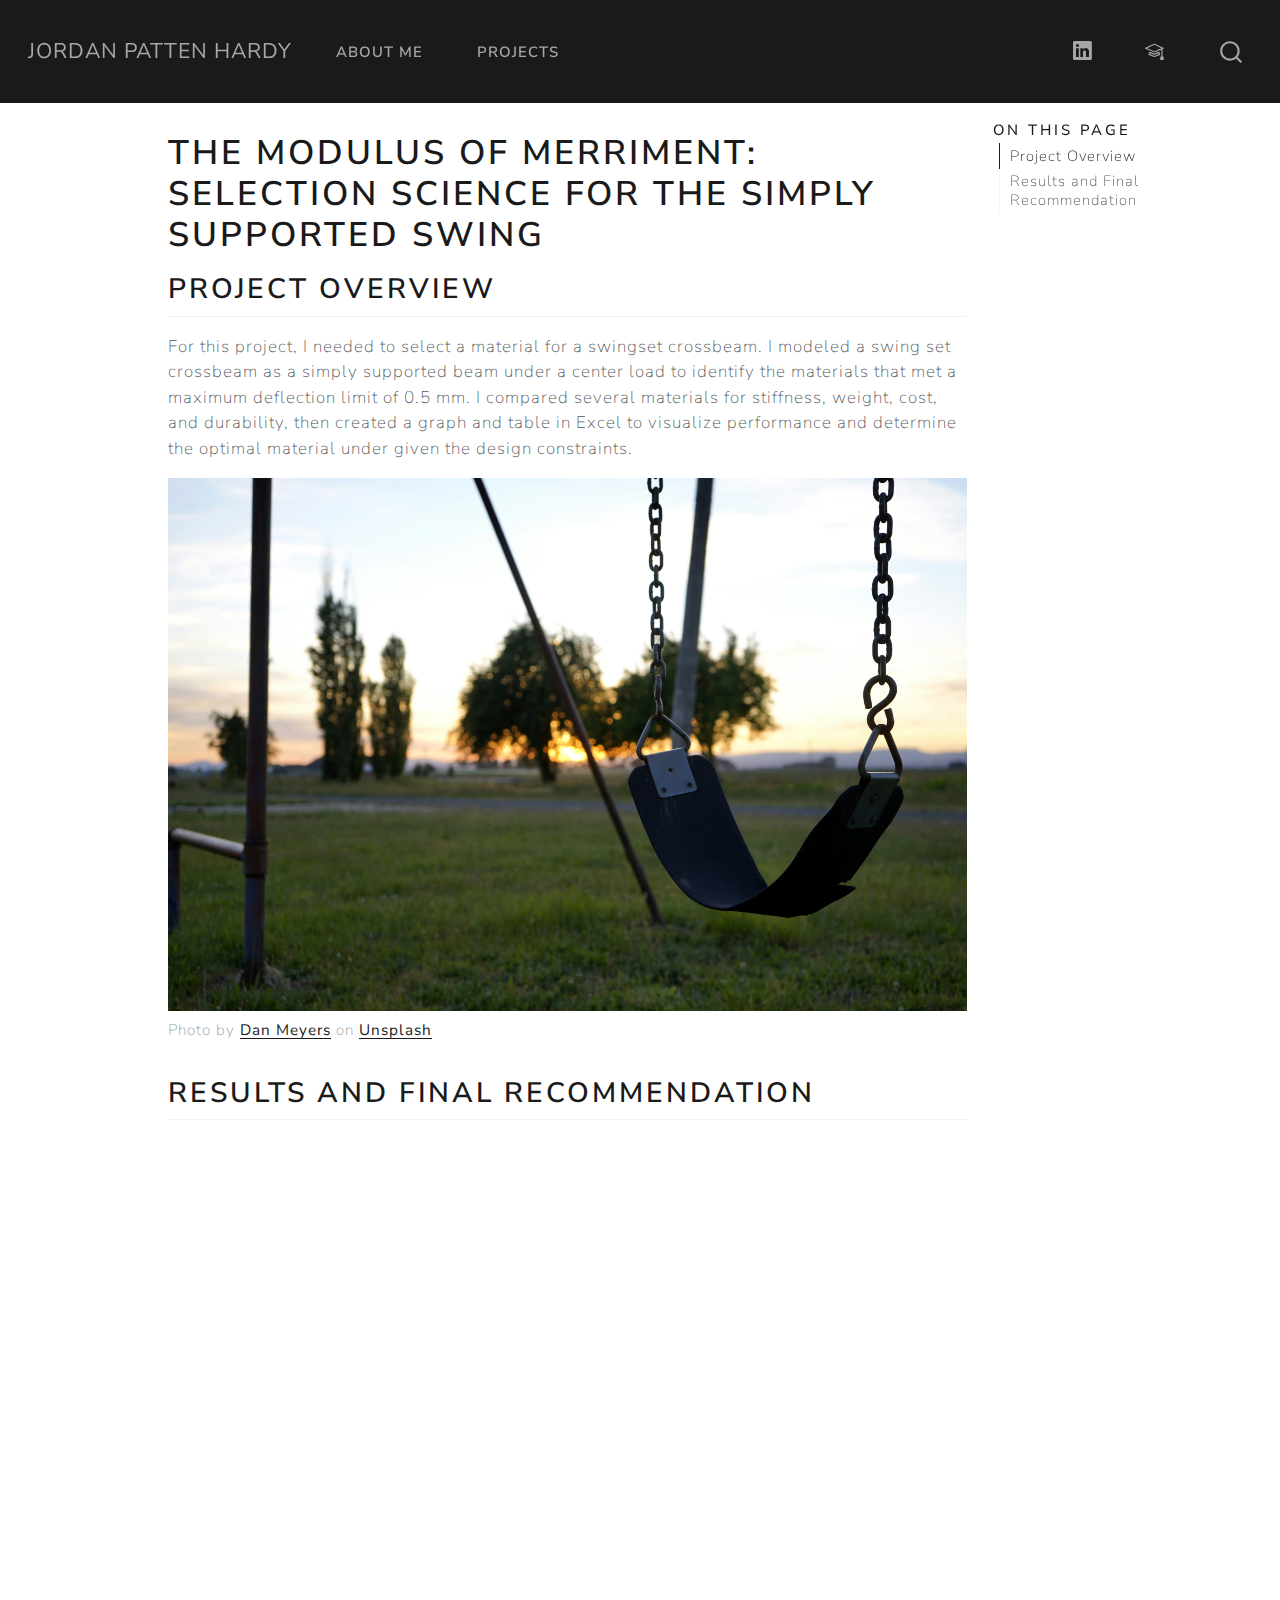
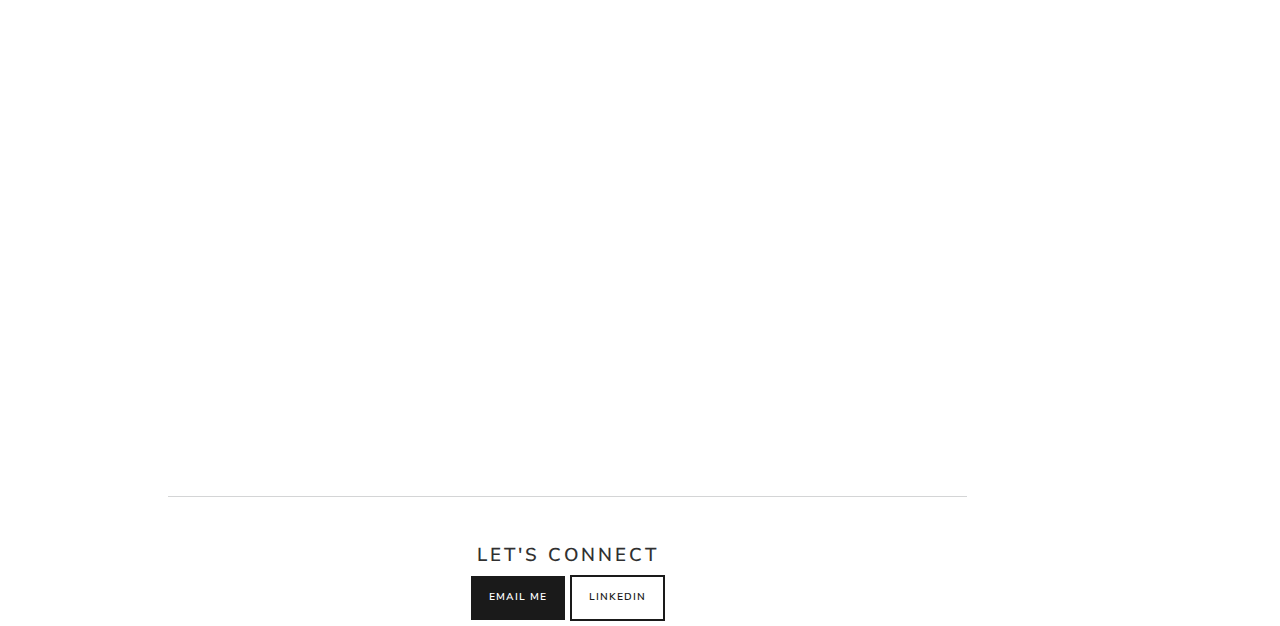
<file: docs/projects/swingset_material/index.html>
<!DOCTYPE html>
<html xmlns="http://www.w3.org/1999/xhtml" lang="en" xml:lang="en"><head>

<meta charset="utf-8">
<meta name="generator" content="quarto-1.8.26">

<meta name="viewport" content="width=device-width, initial-scale=1.0, user-scalable=yes">


<title>The Modulus of Merriment: Selection Science for the Simply Supported Swing – Jordan Patten Hardy</title>
<style>
code{white-space: pre-wrap;}
span.smallcaps{font-variant: small-caps;}
div.columns{display: flex; gap: min(4vw, 1.5em);}
div.column{flex: auto; overflow-x: auto;}
div.hanging-indent{margin-left: 1.5em; text-indent: -1.5em;}
ul.task-list{list-style: none;}
ul.task-list li input[type="checkbox"] {
  width: 0.8em;
  margin: 0 0.8em 0.2em -1em; /* quarto-specific, see https://github.com/quarto-dev/quarto-cli/issues/4556 */ 
  vertical-align: middle;
}
</style>


<script src="../../site_libs/quarto-nav/quarto-nav.js"></script>
<script src="../../site_libs/quarto-nav/headroom.min.js"></script>
<script src="../../site_libs/clipboard/clipboard.min.js"></script>
<script src="../../site_libs/quarto-search/autocomplete.umd.js"></script>
<script src="../../site_libs/quarto-search/fuse.min.js"></script>
<script src="../../site_libs/quarto-search/quarto-search.js"></script>
<meta name="quarto:offset" content="../../">
<script src="../../site_libs/quarto-html/quarto.js" type="module"></script>
<script src="../../site_libs/quarto-html/tabsets/tabsets.js" type="module"></script>
<script src="../../site_libs/quarto-html/axe/axe-check.js" type="module"></script>
<script src="../../site_libs/quarto-html/popper.min.js"></script>
<script src="../../site_libs/quarto-html/tippy.umd.min.js"></script>
<script src="../../site_libs/quarto-html/anchor.min.js"></script>
<link href="../../site_libs/quarto-html/tippy.css" rel="stylesheet">
<link href="../../site_libs/quarto-html/quarto-syntax-highlighting-587c61ba64f3a5504c4d52d930310e48.css" rel="stylesheet" id="quarto-text-highlighting-styles">
<script src="../../site_libs/bootstrap/bootstrap.min.js"></script>
<link href="../../site_libs/bootstrap/bootstrap-icons.css" rel="stylesheet">
<link href="../../site_libs/bootstrap/bootstrap-eca17b5da0ebcb32698e5dfc46a04a8c.min.css" rel="stylesheet" append-hash="true" id="quarto-bootstrap" data-mode="light">
<script id="quarto-search-options" type="application/json">{
  "location": "navbar",
  "copy-button": false,
  "collapse-after": 3,
  "panel-placement": "end",
  "type": "overlay",
  "limit": 50,
  "keyboard-shortcut": [
    "f",
    "/",
    "s"
  ],
  "show-item-context": false,
  "language": {
    "search-no-results-text": "No results",
    "search-matching-documents-text": "matching documents",
    "search-copy-link-title": "Copy link to search",
    "search-hide-matches-text": "Hide additional matches",
    "search-more-match-text": "more match in this document",
    "search-more-matches-text": "more matches in this document",
    "search-clear-button-title": "Clear",
    "search-text-placeholder": "",
    "search-detached-cancel-button-title": "Cancel",
    "search-submit-button-title": "Submit",
    "search-label": "Search"
  }
}</script>


</head>

<body class="nav-fixed quarto-light">

<div id="quarto-search-results"></div>
  <header id="quarto-header" class="headroom fixed-top">
    <nav class="navbar navbar-expand-lg " data-bs-theme="dark">
      <div class="navbar-container container-fluid">
      <div class="navbar-brand-container mx-auto">
    <a class="navbar-brand" href="../../index.html">
    <span class="navbar-title">Jordan Patten Hardy</span>
    </a>
  </div>
            <div id="quarto-search" class="" title="Search"></div>
          <button class="navbar-toggler" type="button" data-bs-toggle="collapse" data-bs-target="#navbarCollapse" aria-controls="navbarCollapse" role="menu" aria-expanded="false" aria-label="Toggle navigation" onclick="if (window.quartoToggleHeadroom) { window.quartoToggleHeadroom(); }">
  <span class="navbar-toggler-icon"></span>
</button>
          <div class="collapse navbar-collapse" id="navbarCollapse">
            <ul class="navbar-nav navbar-nav-scroll me-auto">
  <li class="nav-item">
    <a class="nav-link" href="../../About_Me.html"> 
<span class="menu-text">About Me</span></a>
  </li>  
  <li class="nav-item">
    <a class="nav-link" href="../../Projects.html"> 
<span class="menu-text">Projects</span></a>
  </li>  
</ul>
            <ul class="navbar-nav navbar-nav-scroll ms-auto">
  <li class="nav-item compact">
    <a class="nav-link" href="https://www.linkedin.com/in/jordanpattenhardy"> <i class="bi bi-linkedin" role="img">
</i> 
<span class="menu-text"></span></a>
  </li>  
  <li class="nav-item compact">
    <a class="nav-link" href="https://scholar.google.com/citations?hl=en&amp;user=xCWh7MUAAAAJ"> <i class="bi bi-mortarboard" role="img">
</i> 
<span class="menu-text"></span></a>
  </li>  
</ul>
          </div> <!-- /navcollapse -->
            <div class="quarto-navbar-tools">
</div>
      </div> <!-- /container-fluid -->
    </nav>
</header>
<!-- content -->
<div id="quarto-content" class="quarto-container page-columns page-rows-contents page-layout-article page-navbar">
<!-- sidebar -->
<!-- margin-sidebar -->
    <div id="quarto-margin-sidebar" class="sidebar margin-sidebar">
        <nav id="TOC" role="doc-toc" class="toc-active">
    <h2 id="toc-title">On this page</h2>
   
  <ul>
  <li><a href="#project-overview" id="toc-project-overview" class="nav-link active" data-scroll-target="#project-overview">Project Overview</a></li>
  <li><a href="#results-and-final-recommendation" id="toc-results-and-final-recommendation" class="nav-link" data-scroll-target="#results-and-final-recommendation">Results and Final Recommendation</a></li>
  </ul>
</nav>
    </div>
<!-- main -->
<main class="content" id="quarto-document-content">

<header id="title-block-header" class="quarto-title-block default">
<div class="quarto-title">
<h1 class="title">The Modulus of Merriment: Selection Science for the Simply Supported Swing</h1>
</div>



<div class="quarto-title-meta">

    
  
    
  </div>
  


</header>


<section id="project-overview" class="level2">
<h2 class="anchored" data-anchor-id="project-overview">Project Overview</h2>
<p>For this project, I needed to select a material for a swingset crossbeam. I modeled a swing set crossbeam as a simply supported beam under a center load to identify the materials that met a maximum deflection limit of 0.5 mm. I compared several materials for stiffness, weight, cost, and durability, then created a graph and table in Excel to visualize performance and determine the optimal material under given the design constraints.</p>
<div class="quarto-figure quarto-figure-center">
<figure class="figure">
<p><img src="swingset.jpg" class="img-fluid figure-img" style="width:100.0%"></p>
<figcaption>Photo by <a href="https://unsplash.com/@dmey503">Dan Meyers</a> on <a href="https://unsplash.com/photos/swing-across-green-trees-R-GPpK7Th2M">Unsplash</a></figcaption>
</figure>
</div>
</section>
<section id="results-and-final-recommendation" class="level2">
<h2 class="anchored" data-anchor-id="results-and-final-recommendation">Results and Final Recommendation</h2>
<iframe src="swingset.pdf#toolbar=0&amp;navpanes=0" width="75%" height="900px">
</iframe>


</section>

</main> <!-- /main -->
<hr>
<div style="text-align: center; padding: 5px 0;">
  <h5>Let's Connect</h5>
  <a href="mailto:jordanpattenhardy@gmail.com" class="btn btn-primary btn-sm">Email Me</a>
  <a href="https://www.linkedin.com/in/jordanpattenhardy" class="btn btn-outline-primary btn-sm">LinkedIn</a>
</div>
<script id="quarto-html-after-body" type="application/javascript">
  window.document.addEventListener("DOMContentLoaded", function (event) {
    const icon = "";
    const anchorJS = new window.AnchorJS();
    anchorJS.options = {
      placement: 'right',
      icon: icon
    };
    anchorJS.add('.anchored');
    const isCodeAnnotation = (el) => {
      for (const clz of el.classList) {
        if (clz.startsWith('code-annotation-')) {                     
          return true;
        }
      }
      return false;
    }
    const onCopySuccess = function(e) {
      // button target
      const button = e.trigger;
      // don't keep focus
      button.blur();
      // flash "checked"
      button.classList.add('code-copy-button-checked');
      var currentTitle = button.getAttribute("title");
      button.setAttribute("title", "Copied!");
      let tooltip;
      if (window.bootstrap) {
        button.setAttribute("data-bs-toggle", "tooltip");
        button.setAttribute("data-bs-placement", "left");
        button.setAttribute("data-bs-title", "Copied!");
        tooltip = new bootstrap.Tooltip(button, 
          { trigger: "manual", 
            customClass: "code-copy-button-tooltip",
            offset: [0, -8]});
        tooltip.show();    
      }
      setTimeout(function() {
        if (tooltip) {
          tooltip.hide();
          button.removeAttribute("data-bs-title");
          button.removeAttribute("data-bs-toggle");
          button.removeAttribute("data-bs-placement");
        }
        button.setAttribute("title", currentTitle);
        button.classList.remove('code-copy-button-checked');
      }, 1000);
      // clear code selection
      e.clearSelection();
    }
    const getTextToCopy = function(trigger) {
      const outerScaffold = trigger.parentElement.cloneNode(true);
      const codeEl = outerScaffold.querySelector('code');
      for (const childEl of codeEl.children) {
        if (isCodeAnnotation(childEl)) {
          childEl.remove();
        }
      }
      return codeEl.innerText;
    }
    const clipboard = new window.ClipboardJS('.code-copy-button:not([data-in-quarto-modal])', {
      text: getTextToCopy
    });
    clipboard.on('success', onCopySuccess);
    if (window.document.getElementById('quarto-embedded-source-code-modal')) {
      const clipboardModal = new window.ClipboardJS('.code-copy-button[data-in-quarto-modal]', {
        text: getTextToCopy,
        container: window.document.getElementById('quarto-embedded-source-code-modal')
      });
      clipboardModal.on('success', onCopySuccess);
    }
      var localhostRegex = new RegExp(/^(?:http|https):\/\/localhost\:?[0-9]*\//);
      var mailtoRegex = new RegExp(/^mailto:/);
        var filterRegex = new RegExp('/' + window.location.host + '/');
      var isInternal = (href) => {
          return filterRegex.test(href) || localhostRegex.test(href) || mailtoRegex.test(href);
      }
      // Inspect non-navigation links and adorn them if external
     var links = window.document.querySelectorAll('a[href]:not(.nav-link):not(.navbar-brand):not(.toc-action):not(.sidebar-link):not(.sidebar-item-toggle):not(.pagination-link):not(.no-external):not([aria-hidden]):not(.dropdown-item):not(.quarto-navigation-tool):not(.about-link)');
      for (var i=0; i<links.length; i++) {
        const link = links[i];
        if (!isInternal(link.href)) {
          // undo the damage that might have been done by quarto-nav.js in the case of
          // links that we want to consider external
          if (link.dataset.originalHref !== undefined) {
            link.href = link.dataset.originalHref;
          }
        }
      }
    function tippyHover(el, contentFn, onTriggerFn, onUntriggerFn) {
      const config = {
        allowHTML: true,
        maxWidth: 500,
        delay: 100,
        arrow: false,
        appendTo: function(el) {
            return el.parentElement;
        },
        interactive: true,
        interactiveBorder: 10,
        theme: 'quarto',
        placement: 'bottom-start',
      };
      if (contentFn) {
        config.content = contentFn;
      }
      if (onTriggerFn) {
        config.onTrigger = onTriggerFn;
      }
      if (onUntriggerFn) {
        config.onUntrigger = onUntriggerFn;
      }
      window.tippy(el, config); 
    }
    const noterefs = window.document.querySelectorAll('a[role="doc-noteref"]');
    for (var i=0; i<noterefs.length; i++) {
      const ref = noterefs[i];
      tippyHover(ref, function() {
        // use id or data attribute instead here
        let href = ref.getAttribute('data-footnote-href') || ref.getAttribute('href');
        try { href = new URL(href).hash; } catch {}
        const id = href.replace(/^#\/?/, "");
        const note = window.document.getElementById(id);
        if (note) {
          return note.innerHTML;
        } else {
          return "";
        }
      });
    }
    const xrefs = window.document.querySelectorAll('a.quarto-xref');
    const processXRef = (id, note) => {
      // Strip column container classes
      const stripColumnClz = (el) => {
        el.classList.remove("page-full", "page-columns");
        if (el.children) {
          for (const child of el.children) {
            stripColumnClz(child);
          }
        }
      }
      stripColumnClz(note)
      if (id === null || id.startsWith('sec-')) {
        // Special case sections, only their first couple elements
        const container = document.createElement("div");
        if (note.children && note.children.length > 2) {
          container.appendChild(note.children[0].cloneNode(true));
          for (let i = 1; i < note.children.length; i++) {
            const child = note.children[i];
            if (child.tagName === "P" && child.innerText === "") {
              continue;
            } else {
              container.appendChild(child.cloneNode(true));
              break;
            }
          }
          if (window.Quarto?.typesetMath) {
            window.Quarto.typesetMath(container);
          }
          return container.innerHTML
        } else {
          if (window.Quarto?.typesetMath) {
            window.Quarto.typesetMath(note);
          }
          return note.innerHTML;
        }
      } else {
        // Remove any anchor links if they are present
        const anchorLink = note.querySelector('a.anchorjs-link');
        if (anchorLink) {
          anchorLink.remove();
        }
        if (window.Quarto?.typesetMath) {
          window.Quarto.typesetMath(note);
        }
        if (note.classList.contains("callout")) {
          return note.outerHTML;
        } else {
          return note.innerHTML;
        }
      }
    }
    for (var i=0; i<xrefs.length; i++) {
      const xref = xrefs[i];
      tippyHover(xref, undefined, function(instance) {
        instance.disable();
        let url = xref.getAttribute('href');
        let hash = undefined; 
        if (url.startsWith('#')) {
          hash = url;
        } else {
          try { hash = new URL(url).hash; } catch {}
        }
        if (hash) {
          const id = hash.replace(/^#\/?/, "");
          const note = window.document.getElementById(id);
          if (note !== null) {
            try {
              const html = processXRef(id, note.cloneNode(true));
              instance.setContent(html);
            } finally {
              instance.enable();
              instance.show();
            }
          } else {
            // See if we can fetch this
            fetch(url.split('#')[0])
            .then(res => res.text())
            .then(html => {
              const parser = new DOMParser();
              const htmlDoc = parser.parseFromString(html, "text/html");
              const note = htmlDoc.getElementById(id);
              if (note !== null) {
                const html = processXRef(id, note);
                instance.setContent(html);
              } 
            }).finally(() => {
              instance.enable();
              instance.show();
            });
          }
        } else {
          // See if we can fetch a full url (with no hash to target)
          // This is a special case and we should probably do some content thinning / targeting
          fetch(url)
          .then(res => res.text())
          .then(html => {
            const parser = new DOMParser();
            const htmlDoc = parser.parseFromString(html, "text/html");
            const note = htmlDoc.querySelector('main.content');
            if (note !== null) {
              // This should only happen for chapter cross references
              // (since there is no id in the URL)
              // remove the first header
              if (note.children.length > 0 && note.children[0].tagName === "HEADER") {
                note.children[0].remove();
              }
              const html = processXRef(null, note);
              instance.setContent(html);
            } 
          }).finally(() => {
            instance.enable();
            instance.show();
          });
        }
      }, function(instance) {
      });
    }
        let selectedAnnoteEl;
        const selectorForAnnotation = ( cell, annotation) => {
          let cellAttr = 'data-code-cell="' + cell + '"';
          let lineAttr = 'data-code-annotation="' +  annotation + '"';
          const selector = 'span[' + cellAttr + '][' + lineAttr + ']';
          return selector;
        }
        const selectCodeLines = (annoteEl) => {
          const doc = window.document;
          const targetCell = annoteEl.getAttribute("data-target-cell");
          const targetAnnotation = annoteEl.getAttribute("data-target-annotation");
          const annoteSpan = window.document.querySelector(selectorForAnnotation(targetCell, targetAnnotation));
          const lines = annoteSpan.getAttribute("data-code-lines").split(",");
          const lineIds = lines.map((line) => {
            return targetCell + "-" + line;
          })
          let top = null;
          let height = null;
          let parent = null;
          if (lineIds.length > 0) {
              //compute the position of the single el (top and bottom and make a div)
              const el = window.document.getElementById(lineIds[0]);
              top = el.offsetTop;
              height = el.offsetHeight;
              parent = el.parentElement.parentElement;
            if (lineIds.length > 1) {
              const lastEl = window.document.getElementById(lineIds[lineIds.length - 1]);
              const bottom = lastEl.offsetTop + lastEl.offsetHeight;
              height = bottom - top;
            }
            if (top !== null && height !== null && parent !== null) {
              // cook up a div (if necessary) and position it 
              let div = window.document.getElementById("code-annotation-line-highlight");
              if (div === null) {
                div = window.document.createElement("div");
                div.setAttribute("id", "code-annotation-line-highlight");
                div.style.position = 'absolute';
                parent.appendChild(div);
              }
              div.style.top = top - 2 + "px";
              div.style.height = height + 4 + "px";
              div.style.left = 0;
              let gutterDiv = window.document.getElementById("code-annotation-line-highlight-gutter");
              if (gutterDiv === null) {
                gutterDiv = window.document.createElement("div");
                gutterDiv.setAttribute("id", "code-annotation-line-highlight-gutter");
                gutterDiv.style.position = 'absolute';
                const codeCell = window.document.getElementById(targetCell);
                const gutter = codeCell.querySelector('.code-annotation-gutter');
                gutter.appendChild(gutterDiv);
              }
              gutterDiv.style.top = top - 2 + "px";
              gutterDiv.style.height = height + 4 + "px";
            }
            selectedAnnoteEl = annoteEl;
          }
        };
        const unselectCodeLines = () => {
          const elementsIds = ["code-annotation-line-highlight", "code-annotation-line-highlight-gutter"];
          elementsIds.forEach((elId) => {
            const div = window.document.getElementById(elId);
            if (div) {
              div.remove();
            }
          });
          selectedAnnoteEl = undefined;
        };
          // Handle positioning of the toggle
      window.addEventListener(
        "resize",
        throttle(() => {
          elRect = undefined;
          if (selectedAnnoteEl) {
            selectCodeLines(selectedAnnoteEl);
          }
        }, 10)
      );
      function throttle(fn, ms) {
      let throttle = false;
      let timer;
        return (...args) => {
          if(!throttle) { // first call gets through
              fn.apply(this, args);
              throttle = true;
          } else { // all the others get throttled
              if(timer) clearTimeout(timer); // cancel #2
              timer = setTimeout(() => {
                fn.apply(this, args);
                timer = throttle = false;
              }, ms);
          }
        };
      }
        // Attach click handler to the DT
        const annoteDls = window.document.querySelectorAll('dt[data-target-cell]');
        for (const annoteDlNode of annoteDls) {
          annoteDlNode.addEventListener('click', (event) => {
            const clickedEl = event.target;
            if (clickedEl !== selectedAnnoteEl) {
              unselectCodeLines();
              const activeEl = window.document.querySelector('dt[data-target-cell].code-annotation-active');
              if (activeEl) {
                activeEl.classList.remove('code-annotation-active');
              }
              selectCodeLines(clickedEl);
              clickedEl.classList.add('code-annotation-active');
            } else {
              // Unselect the line
              unselectCodeLines();
              clickedEl.classList.remove('code-annotation-active');
            }
          });
        }
    const findCites = (el) => {
      const parentEl = el.parentElement;
      if (parentEl) {
        const cites = parentEl.dataset.cites;
        if (cites) {
          return {
            el,
            cites: cites.split(' ')
          };
        } else {
          return findCites(el.parentElement)
        }
      } else {
        return undefined;
      }
    };
    var bibliorefs = window.document.querySelectorAll('a[role="doc-biblioref"]');
    for (var i=0; i<bibliorefs.length; i++) {
      const ref = bibliorefs[i];
      const citeInfo = findCites(ref);
      if (citeInfo) {
        tippyHover(citeInfo.el, function() {
          var popup = window.document.createElement('div');
          citeInfo.cites.forEach(function(cite) {
            var citeDiv = window.document.createElement('div');
            citeDiv.classList.add('hanging-indent');
            citeDiv.classList.add('csl-entry');
            var biblioDiv = window.document.getElementById('ref-' + cite);
            if (biblioDiv) {
              citeDiv.innerHTML = biblioDiv.innerHTML;
            }
            popup.appendChild(citeDiv);
          });
          return popup.innerHTML;
        });
      }
    }
  });
  </script>
</div> <!-- /content -->




</body></html>
</file>
<file: docs/site_libs/quarto-html/tippy.css>
.tippy-box[data-animation=fade][data-state=hidden]{opacity:0}[data-tippy-root]{max-width:calc(100vw - 10px)}.tippy-box{position:relative;background-color:#333;color:#fff;border-radius:4px;font-size:14px;line-height:1.4;white-space:normal;outline:0;transition-property:transform,visibility,opacity}.tippy-box[data-placement^=top]>.tippy-arrow{bottom:0}.tippy-box[data-placement^=top]>.tippy-arrow:before{bottom:-7px;left:0;border-width:8px 8px 0;border-top-color:initial;transform-origin:center top}.tippy-box[data-placement^=bottom]>.tippy-arrow{top:0}.tippy-box[data-placement^=bottom]>.tippy-arrow:before{top:-7px;left:0;border-width:0 8px 8px;border-bottom-color:initial;transform-origin:center bottom}.tippy-box[data-placement^=left]>.tippy-arrow{right:0}.tippy-box[data-placement^=left]>.tippy-arrow:before{border-width:8px 0 8px 8px;border-left-color:initial;right:-7px;transform-origin:center left}.tippy-box[data-placement^=right]>.tippy-arrow{left:0}.tippy-box[data-placement^=right]>.tippy-arrow:before{left:-7px;border-width:8px 8px 8px 0;border-right-color:initial;transform-origin:center right}.tippy-box[data-inertia][data-state=visible]{transition-timing-function:cubic-bezier(.54,1.5,.38,1.11)}.tippy-arrow{width:16px;height:16px;color:#333}.tippy-arrow:before{content:"";position:absolute;border-color:transparent;border-style:solid}.tippy-content{position:relative;padding:5px 9px;z-index:1}
</file>
<file: docs/site_libs/quarto-html/quarto-syntax-highlighting-587c61ba64f3a5504c4d52d930310e48.css>
/* quarto syntax highlight colors */
:root {
  --quarto-hl-ot-color: #003B4F;
  --quarto-hl-at-color: #657422;
  --quarto-hl-ss-color: #20794D;
  --quarto-hl-an-color: #5E5E5E;
  --quarto-hl-fu-color: #4758AB;
  --quarto-hl-st-color: #20794D;
  --quarto-hl-cf-color: #003B4F;
  --quarto-hl-op-color: #5E5E5E;
  --quarto-hl-er-color: #AD0000;
  --quarto-hl-bn-color: #AD0000;
  --quarto-hl-al-color: #AD0000;
  --quarto-hl-va-color: #111111;
  --quarto-hl-bu-color: inherit;
  --quarto-hl-ex-color: inherit;
  --quarto-hl-pp-color: #AD0000;
  --quarto-hl-in-color: #5E5E5E;
  --quarto-hl-vs-color: #20794D;
  --quarto-hl-wa-color: #5E5E5E;
  --quarto-hl-do-color: #5E5E5E;
  --quarto-hl-im-color: #00769E;
  --quarto-hl-ch-color: #20794D;
  --quarto-hl-dt-color: #AD0000;
  --quarto-hl-fl-color: #AD0000;
  --quarto-hl-co-color: #5E5E5E;
  --quarto-hl-cv-color: #5E5E5E;
  --quarto-hl-cn-color: #8f5902;
  --quarto-hl-sc-color: #5E5E5E;
  --quarto-hl-dv-color: #AD0000;
  --quarto-hl-kw-color: #003B4F;
}

/* other quarto variables */
:root {
  --quarto-font-monospace: SFMono-Regular, Menlo, Monaco, Consolas, "Liberation Mono", "Courier New", monospace;
}

/* syntax highlight based on Pandoc's rules */
pre > code.sourceCode > span {
  color: #003B4F;
}

code.sourceCode > span {
  color: #003B4F;
}

div.sourceCode,
div.sourceCode pre.sourceCode {
  color: #003B4F;
}

/* Normal */
code span {
  color: #003B4F;
}

/* Alert */
code span.al {
  color: #AD0000;
  font-style: inherit;
}

/* Annotation */
code span.an {
  color: #5E5E5E;
  font-style: inherit;
}

/* Attribute */
code span.at {
  color: #657422;
  font-style: inherit;
}

/* BaseN */
code span.bn {
  color: #AD0000;
  font-style: inherit;
}

/* BuiltIn */
code span.bu {
  font-style: inherit;
}

/* ControlFlow */
code span.cf {
  color: #003B4F;
  font-weight: bold;
  font-style: inherit;
}

/* Char */
code span.ch {
  color: #20794D;
  font-style: inherit;
}

/* Constant */
code span.cn {
  color: #8f5902;
  font-style: inherit;
}

/* Comment */
code span.co {
  color: #5E5E5E;
  font-style: inherit;
}

/* CommentVar */
code span.cv {
  color: #5E5E5E;
  font-style: italic;
}

/* Documentation */
code span.do {
  color: #5E5E5E;
  font-style: italic;
}

/* DataType */
code span.dt {
  color: #AD0000;
  font-style: inherit;
}

/* DecVal */
code span.dv {
  color: #AD0000;
  font-style: inherit;
}

/* Error */
code span.er {
  color: #AD0000;
  font-style: inherit;
}

/* Extension */
code span.ex {
  font-style: inherit;
}

/* Float */
code span.fl {
  color: #AD0000;
  font-style: inherit;
}

/* Function */
code span.fu {
  color: #4758AB;
  font-style: inherit;
}

/* Import */
code span.im {
  color: #00769E;
  font-style: inherit;
}

/* Information */
code span.in {
  color: #5E5E5E;
  font-style: inherit;
}

/* Keyword */
code span.kw {
  color: #003B4F;
  font-weight: bold;
  font-style: inherit;
}

/* Operator */
code span.op {
  color: #5E5E5E;
  font-style: inherit;
}

/* Other */
code span.ot {
  color: #003B4F;
  font-style: inherit;
}

/* Preprocessor */
code span.pp {
  color: #AD0000;
  font-style: inherit;
}

/* SpecialChar */
code span.sc {
  color: #5E5E5E;
  font-style: inherit;
}

/* SpecialString */
code span.ss {
  color: #20794D;
  font-style: inherit;
}

/* String */
code span.st {
  color: #20794D;
  font-style: inherit;
}

/* Variable */
code span.va {
  color: #111111;
  font-style: inherit;
}

/* VerbatimString */
code span.vs {
  color: #20794D;
  font-style: inherit;
}

/* Warning */
code span.wa {
  color: #5E5E5E;
  font-style: italic;
}

.prevent-inlining {
  content: "</";
}

/*# sourceMappingURL=2dce1cc6c82594539e1579de68416b47.css.map */
</file>
